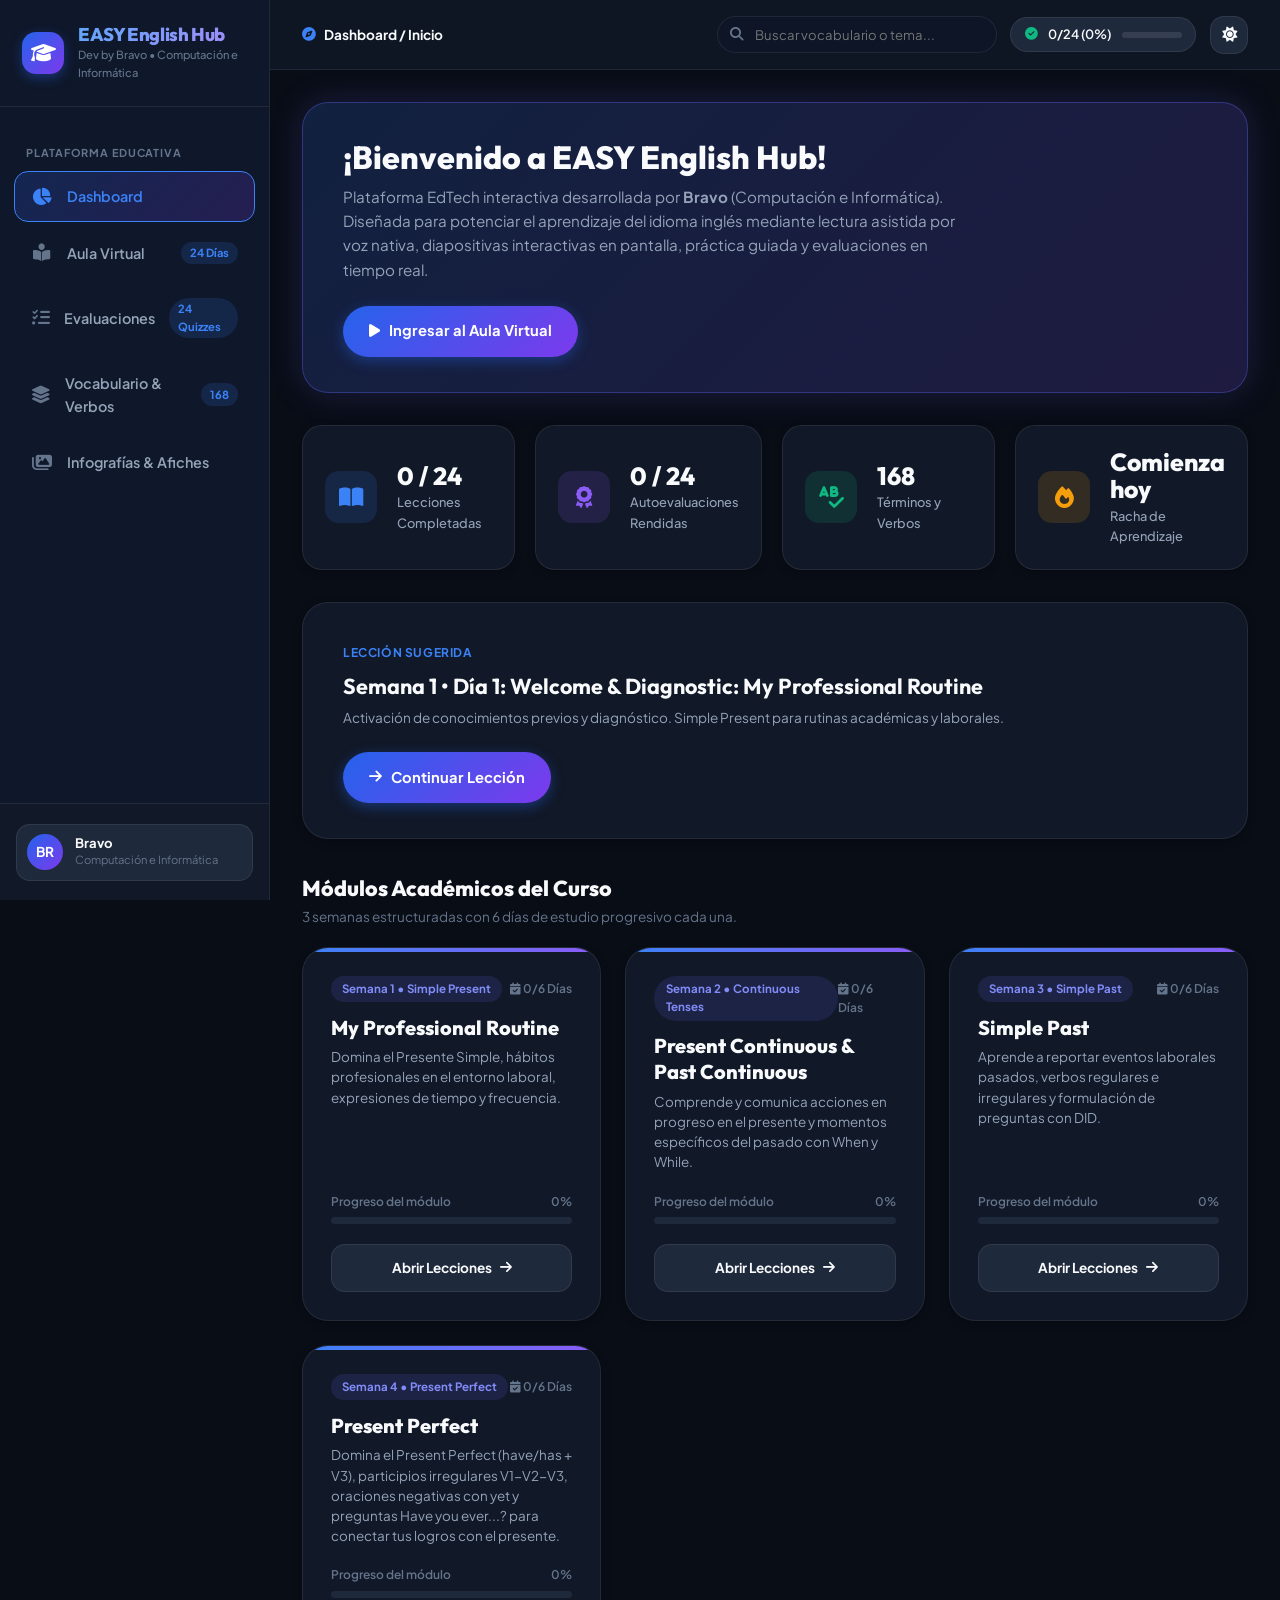
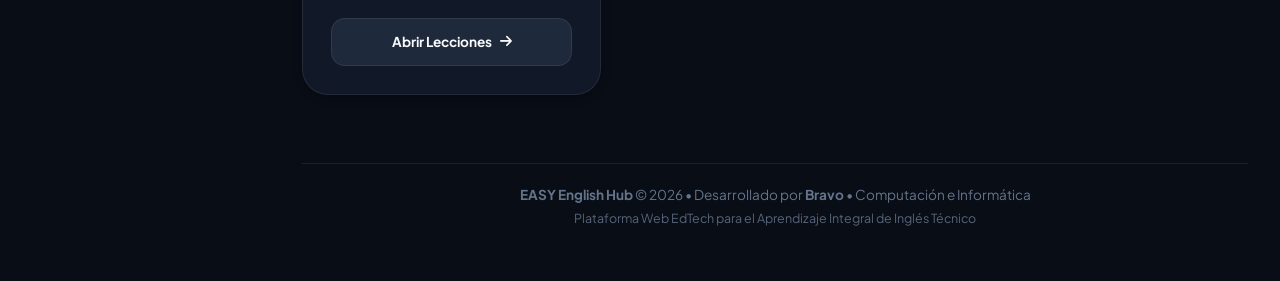
<file: index.html>
<!DOCTYPE html>
<html lang="es" data-theme="dark">

<head>
  <meta charset="UTF-8">
  <meta name="viewport" content="width=device-width, initial-scale=1.0">
  <title>Dashboard | EASY English Hub</title>
  <meta name="description"
    content="Plataforma web educativa de Inglés Básico desarrollada por Bravo (Computación e Informática). Aula virtual interactiva con voz nativa en inglés, diapositivas en pantalla, ejercicios, evaluaciones e infografías.">
  <meta name="keywords"
    content="Ingles Basico, Bravo, Computacion e Informatica, EdTech, Aula Virtual, Simple Present, Present Continuous, Simple Past, English LMS">
  <meta name="author" content="Bravo • Computación e Informática">

  <!-- Favicon SVG -->
  <link rel="icon" type="image/svg+xml"
    href="data:image/svg+xml,<svg xmlns='http://www.w3.org/2000/svg' viewBox='0 0 100 100'><rect width='100' height='100' rx='25' fill='%232563eb'/><text x='50' y='65' font-size='50' font-family='sans-serif' font-weight='bold' text-anchor='middle' fill='white'>E</text></svg>">

  <!-- Font Awesome CDN -->
  <link rel="stylesheet" href="https://cdnjs.cloudflare.com/ajax/libs/font-awesome/6.5.1/css/all.min.css"
    integrity="sha512-DTOQO9RWCH3ppGqcWaEA1BIZOC6xxalwEsw9c2QQeAIftl+Vegovlnee1c9QX4TctnWMn13TZye+giMm8e2LwA=="
    crossorigin="anonymous" referrerpolicy="no-referrer" />

  <!-- App Stylesheet -->
  <link rel="stylesheet" href="css/styles.css">
</head>

<body>

  <!-- Contenido de la vista Dashboard (el layout común lo envuelve js/layout.js) -->
  <template id="pageTemplate">
    <section class="view-section active" id="view_dashboard">
      <div class="dashboard-container">

        <!-- Welcome Hero Banner -->
        <div class="dash-welcome-card" id="dashWelcomeCard">
          <div class="dash-welcome-content">
            <h2>¡Bienvenido a EASY English Hub!</h2>
            <p>Plataforma EdTech interactiva desarrollada por <strong>Bravo</strong> (Computación e Informática). Diseñada para potenciar el aprendizaje del idioma inglés mediante lectura asistida por voz nativa, diapositivas interactivas en pantalla, práctica guiada y evaluaciones en tiempo real.</p>
          </div>
          <div>
            <a class="btn-primary-action" href="aula.html">
              <i class="fa-solid fa-play"></i> <span>Ingresar al Aula Virtual</span>
            </a>
          </div>
        </div>

        <!-- 4 Key Performance Metrics -->
        <div class="dash-stats-grid">
          <div class="stat-widget-card">
            <div class="stat-icon-wrapper stat-icon-blue">
              <i class="fa-solid fa-book-open"></i>
            </div>
            <div class="stat-info-details">
              <h3 id="dashCompletedText">0 / 24</h3>
              <p>Lecciones Completadas</p>
            </div>
          </div>

          <div class="stat-widget-card">
            <div class="stat-icon-wrapper stat-icon-purple">
              <i class="fa-solid fa-award"></i>
            </div>
            <div class="stat-info-details">
              <h3 id="dashQuizzesText">0 / 24</h3>
              <p>Autoevaluaciones Rendidas</p>
            </div>
          </div>

          <div class="stat-widget-card">
            <div class="stat-icon-wrapper stat-icon-green">
              <i class="fa-solid fa-spell-check"></i>
            </div>
            <div class="stat-info-details">
              <h3 id="dashVocabText">168</h3>
              <p>Términos y Verbos</p>
            </div>
          </div>

          <div class="stat-widget-card">
            <div class="stat-icon-wrapper stat-icon-amber">
              <i class="fa-solid fa-fire"></i>
            </div>
            <div class="stat-info-details">
              <h3 id="dashStreakText">Activo</h3>
              <p>Racha de Aprendizaje</p>
            </div>
          </div>
        </div>

        <!-- Primary Continue Card -->
        <div class="dash-welcome-card" id="dashContinueCard"
          style="background: var(--bg-surface); border-color: var(--border-color); box-shadow: var(--shadow-sm);">
          <div>
            <span
              style="font-size: 0.75rem; text-transform: uppercase; font-weight: 700; color: var(--primary-500); letter-spacing: 0.05em;">Lección
              Sugerida</span>
            <h3 id="dashContinueTitle"
              style="font-family: var(--font-heading); font-size: 1.35rem; margin-top: 0.3rem;">Semana 1 • Día 1:
              Welcome & Diagnostic</h3>
            <p id="dashContinueSub" style="font-size: 0.85rem; color: var(--text-secondary); margin-top: 0.2rem;">
              Activación de conocimientos previos y diagnóstico en Simple Present.</p>
          </div>
          <a class="btn-primary-action" id="dashContinueBtn" href="aula.html">
            <i class="fa-solid fa-arrow-right"></i> <span>Continuar Lección</span>
          </a>
        </div>

        <!-- Modules (Semanas) Overview -->
        <div>
          <div class="section-headline">
            <div>
              <h3>Módulos Académicos del Curso</h3>
              <p>3 semanas estructuradas con 6 días de estudio progresivo cada una.</p>
            </div>
          </div>

          <div class="dash-modules-grid" id="dashModulesGrid">
            <!-- Populated dynamically by js/paginas/dashboard.js -->
          </div>
        </div>

        <!-- Personal Brand Footer Badge -->
        <footer class="dash-footer-signature"
          style="margin-top: 36px; padding: 20px 0; border-top: 1px solid var(--border-color); text-align: center; color: var(--text-muted); font-size: 0.85rem;">
          <p style="margin-bottom: 4px;"><strong>EASY English Hub</strong> &copy; 2026 • Desarrollado por
            <strong>Bravo</strong> • Computación e Informática</p>
          <p style="font-size: 0.78rem; opacity: 0.85;">Plataforma Web EdTech para el Aprendizaje Integral de Inglés
            Técnico</p>
        </footer>

      </div>
    </section>
  </template>

  <div id="appRoot"></div>

  <script type="module" src="js/paginas/dashboard.js"></script>
</body>

</html>
</file>
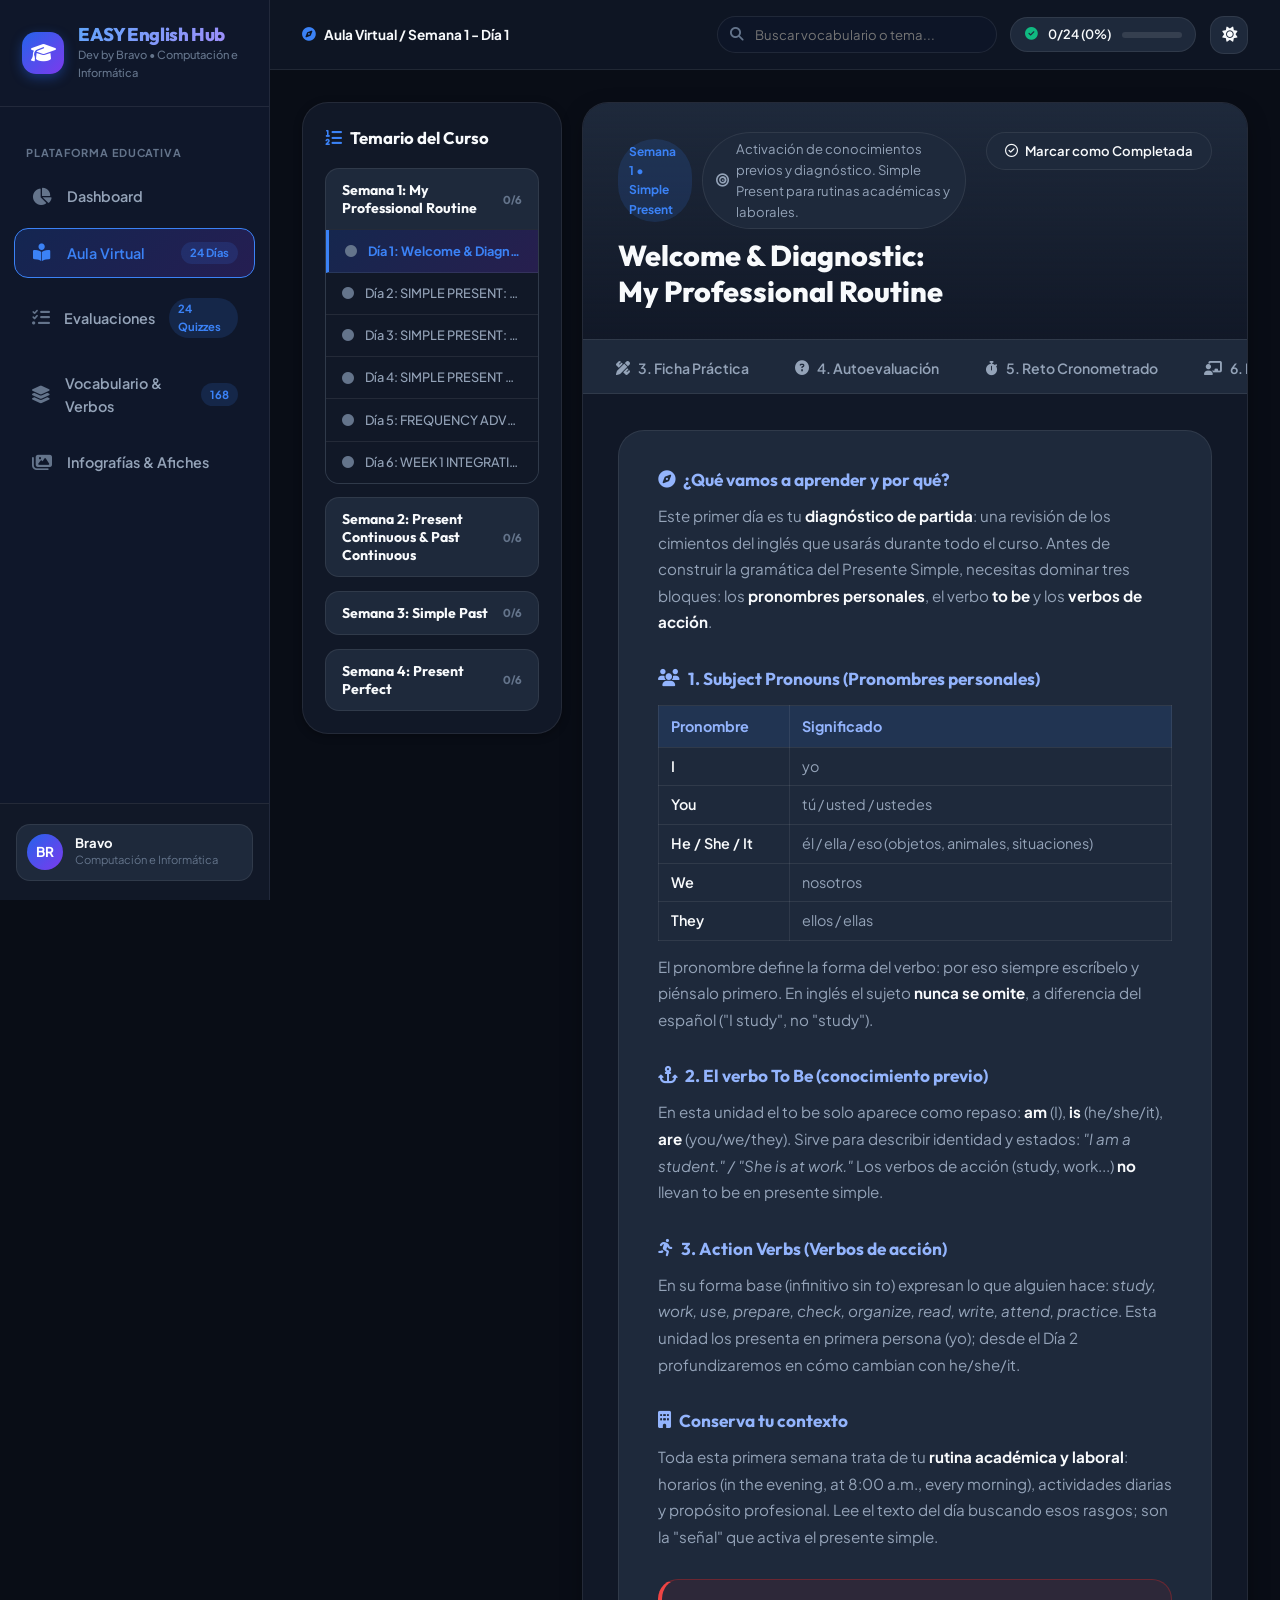
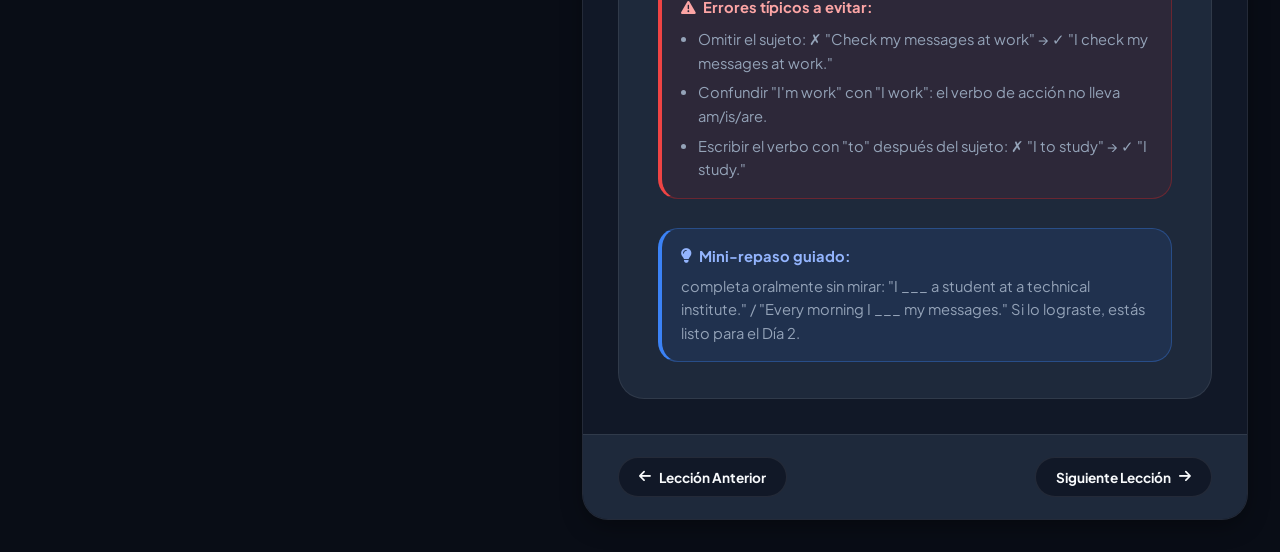
<file: aula.html>
<!DOCTYPE html>
<html lang="es" data-theme="dark">

<head>
  <meta charset="UTF-8">
  <meta name="viewport" content="width=device-width, initial-scale=1.0">
  <title>Aula Virtual | EASY English Hub</title>
  <meta name="description"
    content="Aula virtual interactiva de Inglés Básico: lectura asistida por voz nativa, ficha de práctica, autoevaluaciones, diapositivas, recursos e infografías por día.">
  <meta name="author" content="Bravo • Computación e Informática">

  <!-- Favicon SVG -->
  <link rel="icon" type="image/svg+xml"
    href="data:image/svg+xml,<svg xmlns='http://www.w3.org/2000/svg' viewBox='0 0 100 100'><rect width='100' height='100' rx='25' fill='%232563eb'/><text x='50' y='65' font-size='50' font-family='sans-serif' font-weight='bold' text-anchor='middle' fill='white'>E</text></svg>">

  <!-- Font Awesome CDN -->
  <link rel="stylesheet" href="https://cdnjs.cloudflare.com/ajax/libs/font-awesome/6.5.1/css/all.min.css"
    integrity="sha512-DTOQO9RWCH3ppGqcWaEA1BIZOC6xxalwEsw9c2QQeAIftl+Vegovlnee1c9QX4TctnWMn13TZye+giMm8e2LwA=="
    crossorigin="anonymous" referrerpolicy="no-referrer" />

  <!-- App Stylesheet -->
  <link rel="stylesheet" href="css/styles.css">
</head>

<body>

  <!-- Contenido de la vista Aula Virtual (el layout común lo envuelve js/layout.js) -->
  <template id="pageTemplate">
    <section class="view-section active" id="view_classroom">
      <div class="classroom-layout">

        <!-- Left Syllabus Navigator (Tree inside Classroom) -->
        <aside class="syllabus-card" id="syllabusCard">
          <h3 class="syllabus-title">
            <i class="fa-solid fa-list-ol" style="color: var(--primary-500);"></i> Temario del Curso
          </h3>
          <div class="syllabus-accordion" id="syllabusAccordion">
            <!-- Populated dynamically by js/paginas/aula.js -->
          </div>
        </aside>

        <!-- Right Main Stage Classroom Workspace -->
        <div class="classroom-stage-card" id="classroomStageCard">

          <!-- Stage Header -->
          <div class="stage-header">
            <div class="stage-header-info">
              <div class="stage-badges-row">
                <span class="stage-week-badge" id="stageWeekBadge">Semana 1</span>
                <span class="stage-focus-tag" id="stageFocusTag">
                  <i class="fa-solid fa-bullseye"></i> Enfoque del día
                </span>
              </div>
              <h2 class="stage-lesson-title" id="stageLessonTitle">Cargando Lección...</h2>
            </div>

            <div class="stage-header-actions">
              <button type="button" class="btn-complete-lesson" id="stageCompleteBtn">
                <i class="fa-regular fa-circle-check"></i> Marcar como Completada
              </button>
            </div>
          </div>

          <!-- Classroom Tabs Bar -->
          <nav class="classroom-tabs-bar" id="classroomTabsBar" aria-label="Contenidos de la clase">
            <button type="button" class="stage-tab-btn" data-tab="theory">
              <i class="fa-solid fa-graduation-cap"></i> 1. Teoría
            </button>
            <button type="button" class="stage-tab-btn" data-tab="reading">
              <i class="fa-solid fa-book-open"></i> 2. Lectura Asistida
            </button>
            <button type="button" class="stage-tab-btn" data-tab="worksheet">
              <i class="fa-solid fa-pen-ruler"></i> 3. Ficha Práctica
            </button>
            <button type="button" class="stage-tab-btn" data-tab="quiz">
              <i class="fa-solid fa-circle-question"></i> 4. Autoevaluación
            </button>
            <button type="button" class="stage-tab-btn" data-tab="challenge">
              <i class="fa-solid fa-stopwatch"></i> 5. Reto Cronometrado
            </button>
            <button type="button" class="stage-tab-btn" data-tab="slides">
              <i class="fa-solid fa-chalkboard-user"></i> 6. Diapositivas PPT
            </button>
            <button type="button" class="stage-tab-btn" data-tab="resources">
              <i class="fa-solid fa-globe"></i> 7. Recursos & Práctica
            </button>
            <button type="button" class="stage-tab-btn" data-tab="poster">
              <i class="fa-solid fa-image"></i> 8. Infografía
            </button>
          </nav>

          <!-- Tab Panel 0: Teoría -->
          <div class="stage-panel" id="stagePanel_theory">
            <div class="theory-container" id="theoryContainer">
              <!-- Populated dynamically by js/paginas/aula.js -->
            </div>
          </div>

          <!-- Tab Panel 1: Lectura Asistida con Voz -->
          <div class="stage-panel" id="stagePanel_reading">
            <!-- Audio Bar -->
            <div class="audio-player-bar" id="audioPlayerBar">
              <div class="audio-controls-left">
                <button type="button" class="btn-audio-play" id="audioPlayBtn">
                  <i class="fa-solid fa-play"></i> Escuchar Lectura
                </button>
                <button type="button" class="btn-audio-stop" id="audioStopBtn" title="Detener audio">
                  <i class="fa-solid fa-stop"></i> Detener
                </button>
                <label for="audioSpeedSelect" style="display:none;">Velocidad</label>
                <select id="audioSpeedSelect" class="audio-speed-select" title="Velocidad de reproducción">
                  <option value="0.8">0.8x (Lento)</option>
                  <option value="1.0" selected>1.0x (Normal)</option>
                  <option value="1.2">1.2x (Rápido)</option>
                </select>
              </div>
              <div class="audio-status-label" id="audioStatusLabel">
                <i class="fa-solid fa-circle-pause" style="color: var(--text-muted)"></i> Audio listo
              </div>
            </div>

            <!-- Dual Layout: Reading Text + Grammar & Vocabulary -->
            <div class="reading-stage-grid">
              <div class="reading-main-column">
                <div class="reading-text-card" id="readingTextCard">
                  <!-- Populated dynamically -->
                </div>

                <div class="grammar-card" id="grammarCard">
                  <div class="grammar-card-header">
                    <i class="fa-solid fa-code"></i> Grammar Focus (Estructura Gramatical)
                  </div>
                  <div class="grammar-card-body" id="grammarCardBody">
                    <!-- Populated dynamically -->
                  </div>
                </div>
              </div>

              <aside class="stage-side-column">
                <div class="vocab-widget-card" id="vocabWidgetCard">
                  <h4 id="vocabWidgetTitle"><i class="fa-solid fa-lightbulb"></i> Vocabulario Clave</h4>
                  <div class="vocab-chips-wrap" id="vocabChipsWrap">
                    <!-- Populated dynamically -->
                  </div>
                </div>

                <div class="after-reading-card" id="afterReadingCard">
                  <h4><i class="fa-solid fa-list-check"></i> Actividades Post-Lectura</h4>
                  <ul class="after-reading-list" id="afterReadingList">
                    <!-- Populated dynamically -->
                  </ul>
                </div>
              </aside>
            </div>
          </div>

          <!-- Tab Panel 2: Ficha Práctica Interactiva -->
          <div class="stage-panel" id="stagePanel_worksheet">
            <div class="worksheet-container">
              <div id="worksheetSectionsWrap">
                <!-- Populated dynamically -->
              </div>
              <div style="display: flex; justify-content: flex-end; padding-top: 1rem;">
                <button type="button" class="btn-primary-action" id="saveWorksheetBtn">
                  <i class="fa-solid fa-floppy-disk"></i> <span>Guardar Mis Respuestas</span>
                </button>
              </div>
            </div>
          </div>

          <!-- Tab Panel 3: Autoevaluación (Quiz) -->
          <div class="stage-panel" id="stagePanel_quiz">
            <div class="quiz-wrapper">
              <div class="quiz-score-banner">
                <div class="quiz-score-text">
                  <h3>Autoevaluación Oficial del Día</h3>
                  <p>Responde las 5 preguntas y obtén retroalimentación inmediata con explicación.</p>
                </div>
                <div class="quiz-score-pill" id="quizScorePill">—</div>
              </div>

              <div id="quizQuestionsWrap" style="display: flex; flex-direction: column; gap: 1.5rem;">
                <!-- Populated dynamically -->
              </div>

              <div class="master-answer-card">
                <div class="master-answer-header" id="masterAnswerHeader">
                  <h4><i class="fa-solid fa-key"></i> Ver Solucionario y Hoja de Respuestas</h4>
                  <i class="fa-solid fa-chevron-down" id="masterAnswerIcon"></i>
                </div>
                <div class="master-answer-body" id="masterAnswerBody">
                  <!-- Populated dynamically -->
                </div>
              </div>
            </div>
          </div>

          <!-- Tab Panel 4.5: Reto Cronometrado -->
          <div class="stage-panel" id="stagePanel_challenge">
            <div class="theory-container" id="challengeContainer">
              <!-- Populated dynamically by js/paginas/aula.js -->
            </div>
          </div>

          <!-- Tab Panel 4: Diapositivas PPT Interactivas en Pantalla -->
          <div class="stage-panel" id="stagePanel_slides">
            <div class="slides-viewer-card">
              <div class="slides-toolbar">
                <div style="display: flex; align-items: center; gap: 0.8rem;">
                  <h4 style="font-family: var(--font-heading); font-size: 1.15rem; font-weight: 700;">
                    <i class="fa-solid fa-chalkboard-user"
                      style="color: var(--primary-500); margin-right: 0.35rem;"></i> Diapositivas Oficiales de la
                    Semana
                  </h4>
                  <span class="slide-counter-badge" id="slideCounterBadge">Diapositiva 1 de 8</span>
                </div>

                <div class="slide-controls">
                  <button type="button" class="btn-stage-nav" id="slidePrevBtn">
                    <i class="fa-solid fa-chevron-left"></i> Anterior
                  </button>
                  <button type="button" class="btn-stage-nav" id="slideNextBtn">
                    Siguiente <i class="fa-solid fa-chevron-right"></i>
                  </button>
                </div>
              </div>

              <div class="slide-stage-canvas" id="slideStageCanvas">
                <!-- Populated dynamically -->
              </div>
            </div>
          </div>

          <!-- Tab Panel 5: Recursos Digitales y Práctica Online -->
          <div class="stage-panel" id="stagePanel_resources">
            <div id="resourcesContainer">
              <!-- Populated dynamically -->
            </div>
          </div>

          <!-- Tab Panel 6: Infografía del Día -->
          <div class="stage-panel" id="stagePanel_poster">
            <div class="poster-viewer-card">
              <div
                style="width: 100%; display: flex; justify-content: space-between; align-items: center; margin-bottom: 1rem;">
                <h4 style="font-family: var(--font-heading); font-size: 1.1rem;"><i class="fa-solid fa-image"></i>
                  Infografía Educativa de la Lección</h4>
                <button type="button" class="btn-stage-nav" id="posterFullBtn">
                  <i class="fa-solid fa-expand"></i> Pantalla Completa
                </button>
              </div>
              <div class="poster-media-container" id="posterMediaWrap">
                <!-- Populated dynamically -->
              </div>
            </div>
          </div>

          <!-- Stage Navigation Footer (Prev / Next Buttons) -->
          <div class="stage-nav-footer">
            <button type="button" class="btn-stage-nav" id="prevLessonBtn">
              <i class="fa-solid fa-arrow-left"></i> Lección Anterior
            </button>
            <button type="button" class="btn-stage-nav" id="nextLessonBtn">
              Siguiente Lección <i class="fa-solid fa-arrow-right"></i>
            </button>
          </div>

        </div>
      </div>
    </section>
  </template>

  <div id="appRoot"></div>

  <script type="module" src="js/paginas/aula.js"></script>
</body>

</html>
</file>
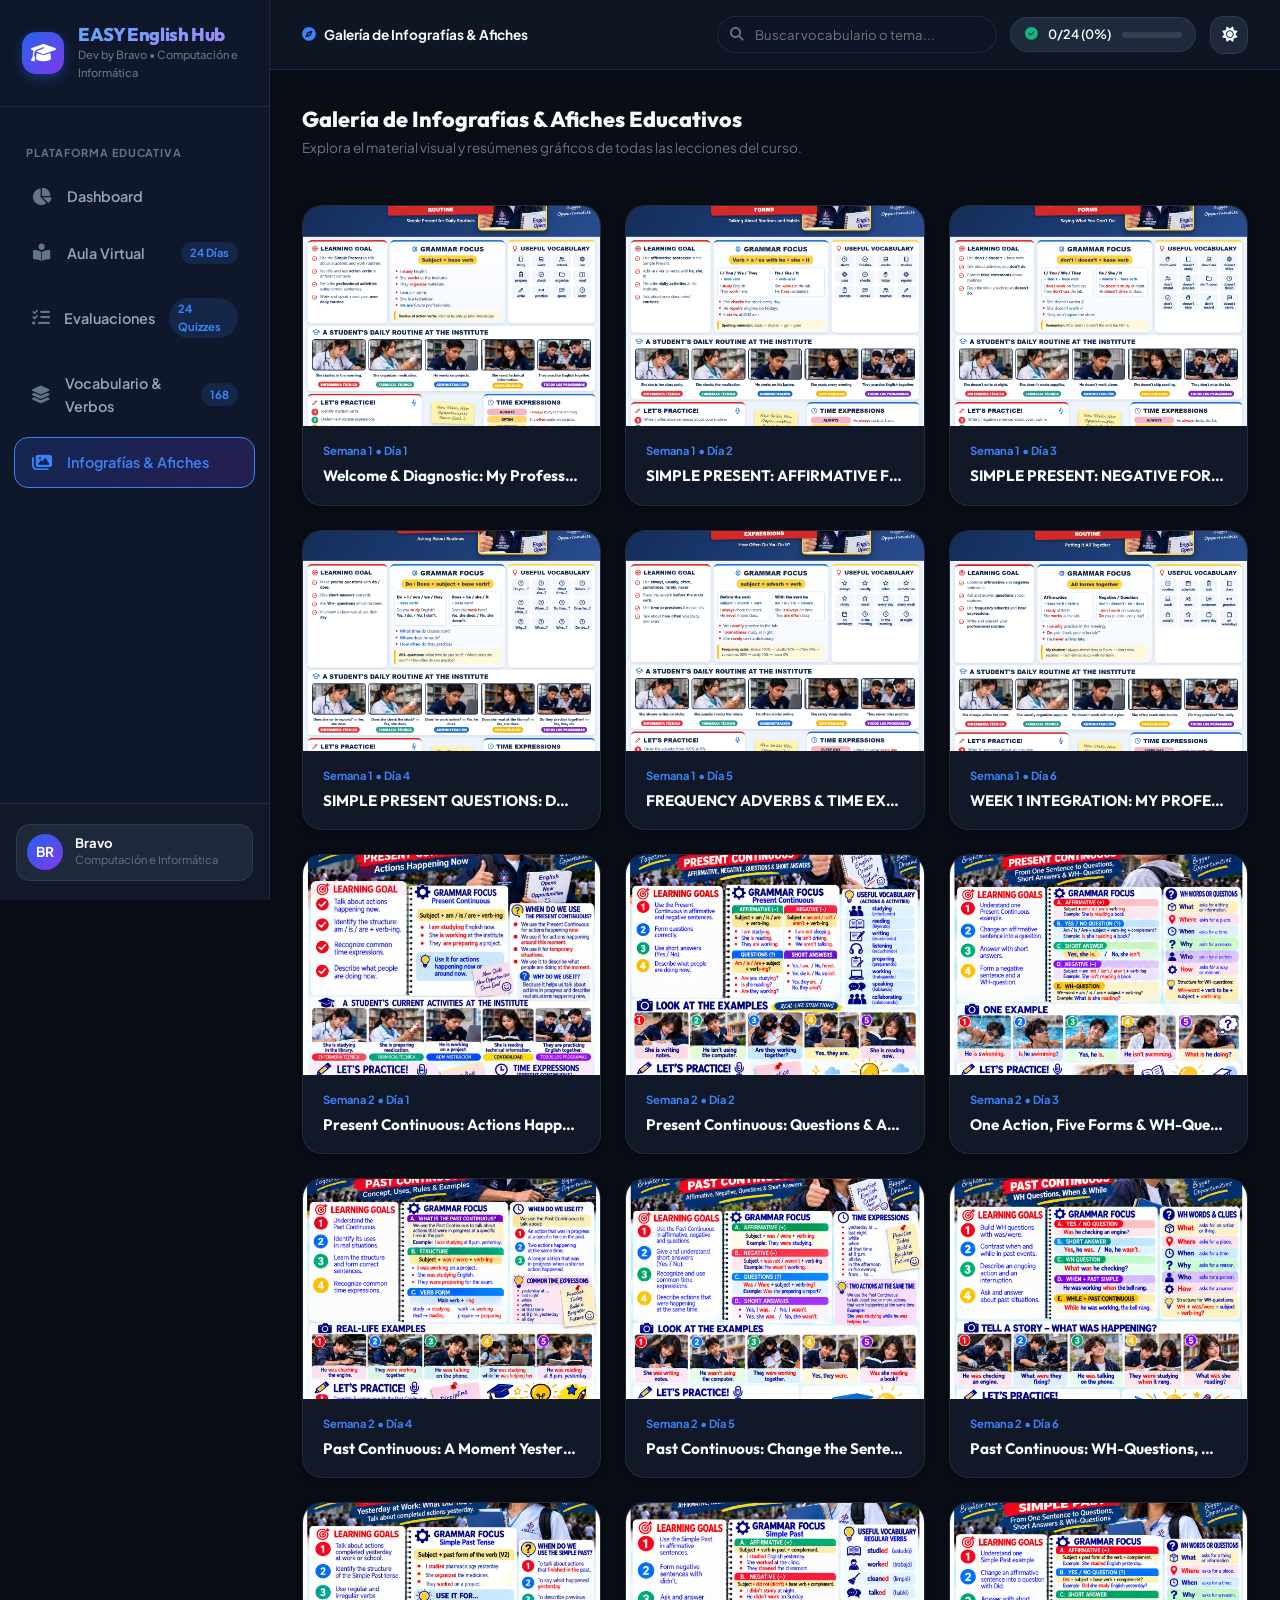
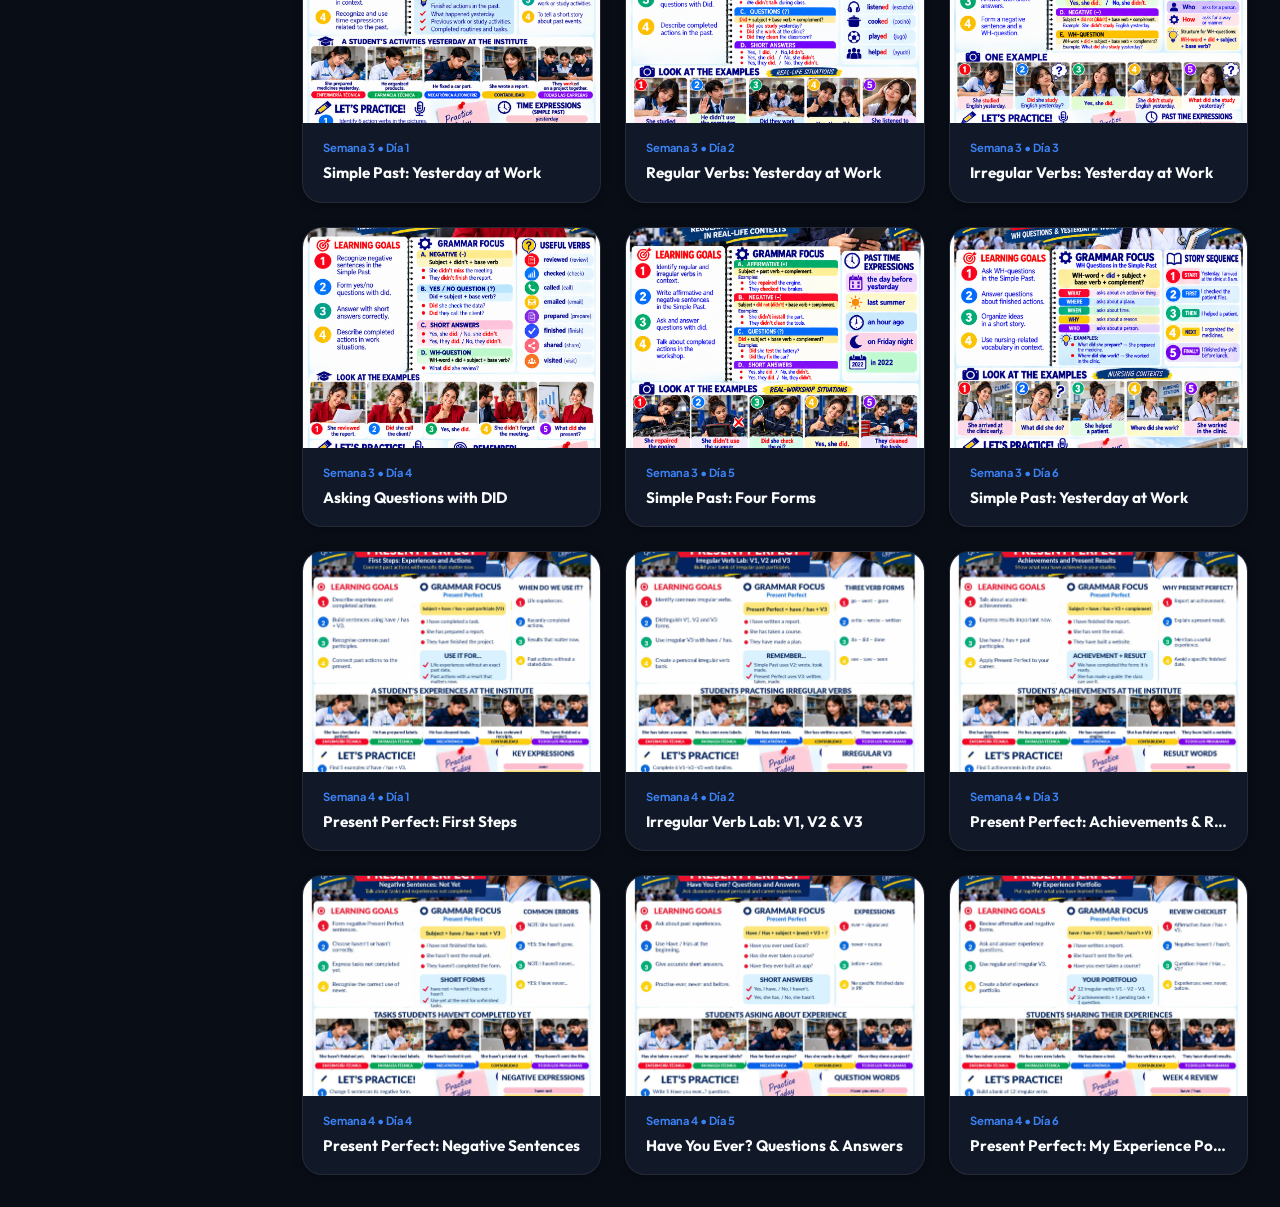
<file: galeria.html>
<!DOCTYPE html>
<html lang="es" data-theme="dark">

<head>
  <meta charset="UTF-8">
  <meta name="viewport" content="width=device-width, initial-scale=1.0">
  <title>Infografías & Afiches | EASY English Hub</title>
  <meta name="description"
    content="Galería de infografías y afiches educativos del curso de Inglés Básico: material visual de cada día y semana.">
  <meta name="author" content="Bravo • Computación e Informática">

  <link rel="icon" type="image/svg+xml"
    href="data:image/svg+xml,<svg xmlns='http://www.w3.org/2000/svg' viewBox='0 0 100 100'><rect width='100' height='100' rx='25' fill='%232563eb'/><text x='50' y='65' font-size='50' font-family='sans-serif' font-weight='bold' text-anchor='middle' fill='white'>E</text></svg>">

  <link rel="stylesheet" href="https://cdnjs.cloudflare.com/ajax/libs/font-awesome/6.5.1/css/all.min.css"
    integrity="sha512-DTOQO9RWCH3ppGqcWaEA1BIZOC6xxalwEsw9c2QQeAIftl+Vegovlnee1c9QX4TctnWMn13TZye+giMm8e2LwA=="
    crossorigin="anonymous" referrerpolicy="no-referrer" />

  <link rel="stylesheet" href="css/styles.css">
</head>

<body>

  <template id="pageTemplate">
    <section class="view-section active" id="view_gallery">
      <div class="gallery-hub-container">
        <div class="section-headline">
          <div>
            <h3>Galería de Infografías & Afiches Educativos</h3>
            <p>Explora el material visual y resúmenes gráficos de todas las lecciones del curso.</p>
          </div>
        </div>

        <div class="gallery-grid" id="galleryCardsGrid">
          <!-- Populated dynamically by js/paginas/galeria.js -->
        </div>
      </div>
    </section>
  </template>

  <div id="appRoot"></div>

  <script type="module" src="js/paginas/galeria.js"></script>
</body>

</html>
</file>
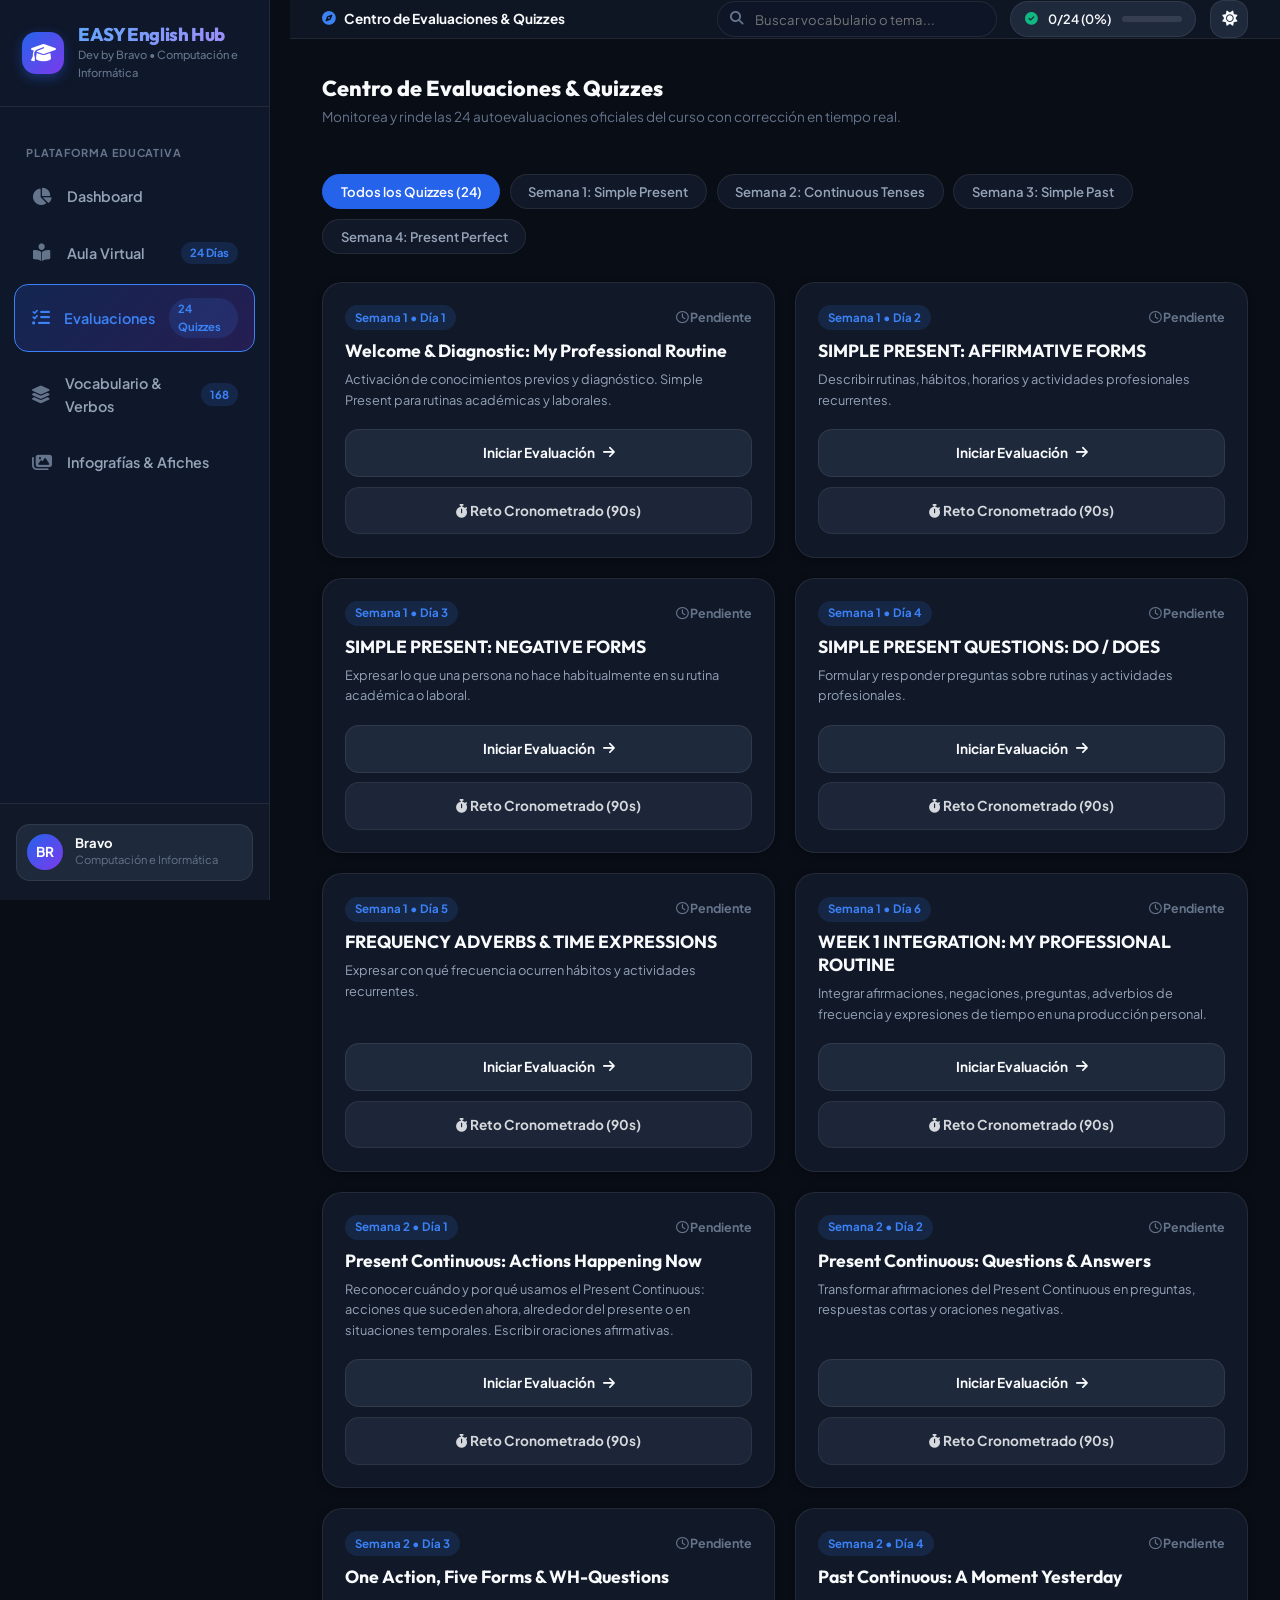
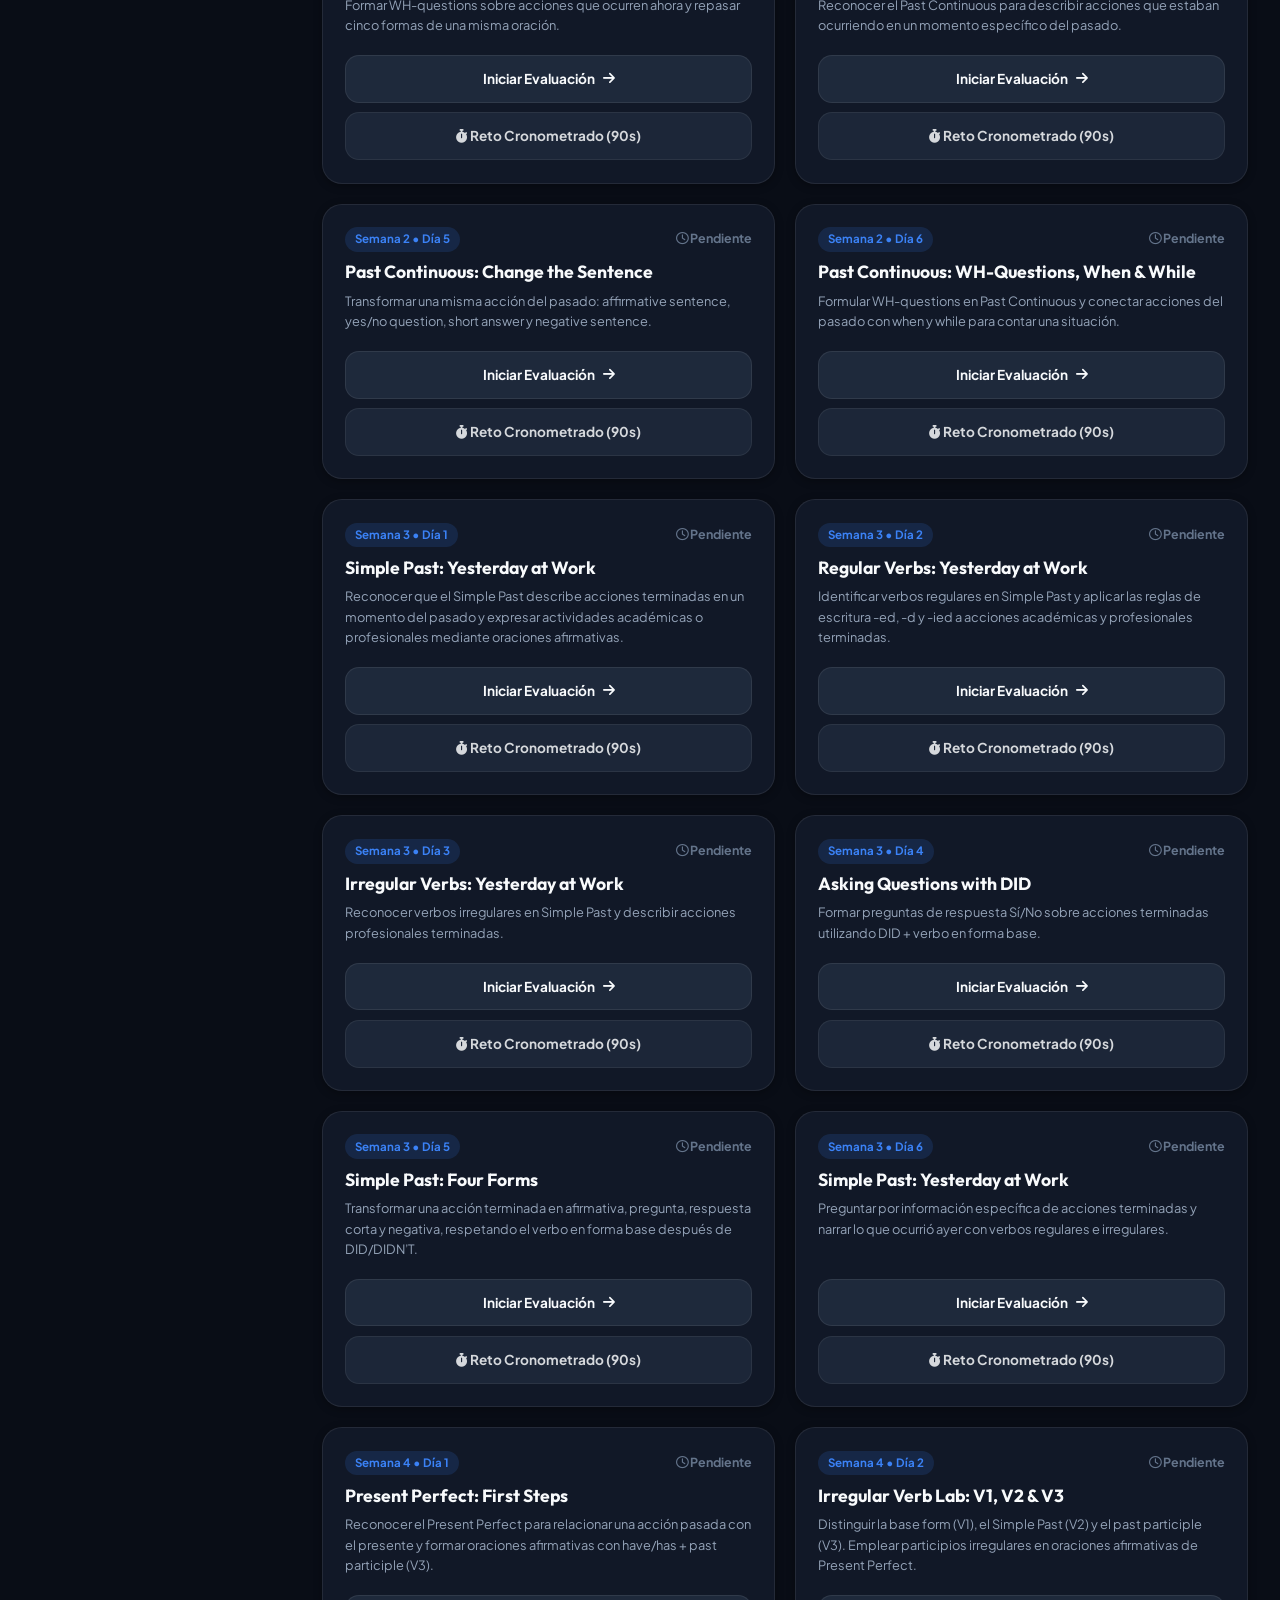
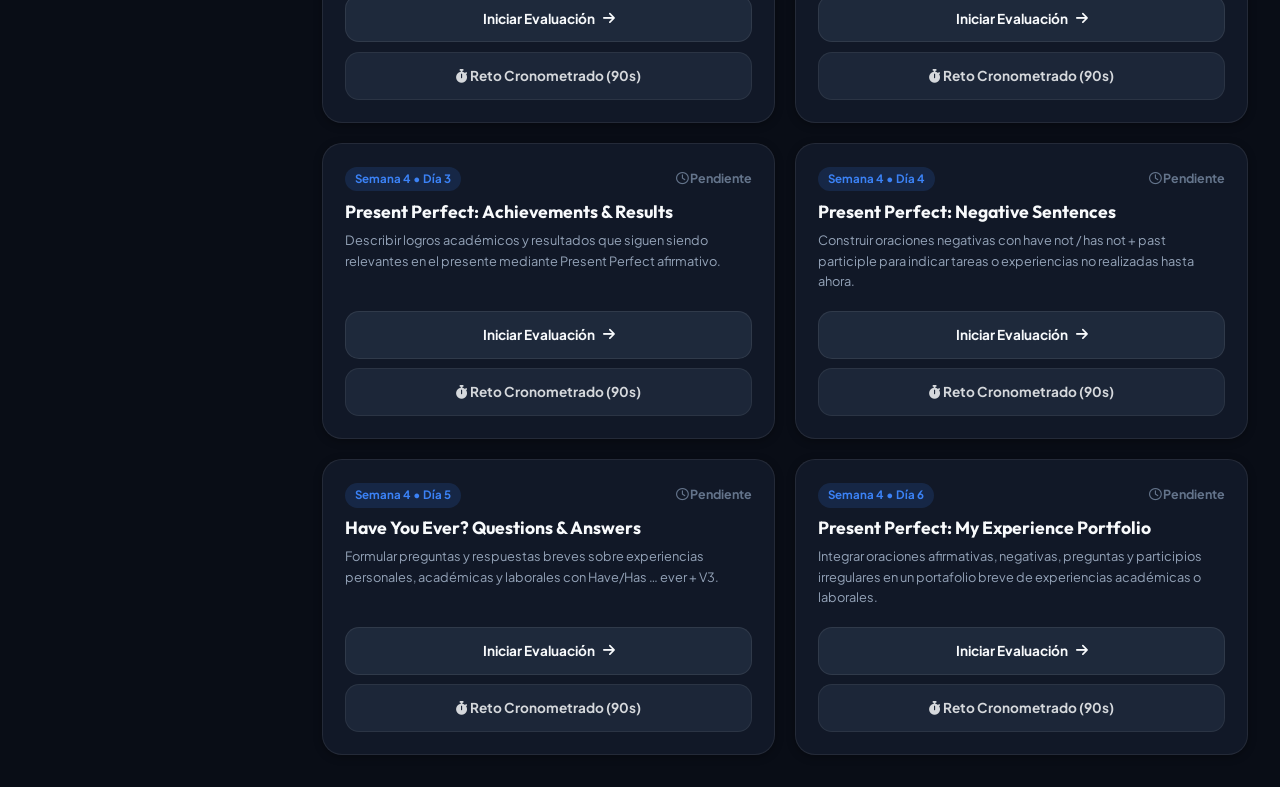
<file: quizzes.html>
ï»¿<!DOCTYPE html>
<html lang="es" data-theme="dark">

<head>
  <meta charset="UTF-8">
  <meta name="viewport" content="width=device-width, initial-scale=1.0">
  <title>Centro de Evaluaciones | EASY English Hub</title>
  <meta name="description"
    content="Centro de evaluaciones del curso de Inglés Básico: monitorea y rinde las 24 autoevaluaciones oficiales con corrección en tiempo real.">
  <meta name="author" content="Bravo • Computación e Informática">

  <link rel="icon" type="image/svg+xml"
    href="data:image/svg+xml,<svg xmlns='http://www.w3.org/2000/svg' viewBox='0 0 100 100'><rect width='100' height='100' rx='25' fill='%232563eb'/><text x='50' y='65' font-size='50' font-family='sans-serif' font-weight='bold' text-anchor='middle' fill='white'>E</text></svg>">

  <link rel="stylesheet" href="https://cdnjs.cloudflare.com/ajax/libs/font-awesome/6.5.1/css/all.min.css"
    integrity="sha512-DTOQO9RWCH3ppGqcWaEA1BIZOC6xxalwEsw9c2QQeAIftl+Vegovlnee1c9QX4TctnWMn13TZye+giMm8e2LwA=="
    crossorigin="anonymous" referrerpolicy="no-referrer" />

  <link rel="stylesheet" href="css/styles.css">
</head>

<body>

  <template id="pageTemplate">
    <section class="view-section active" id="view_quizzes">
      <div class="quizzes-hub-container">
        <div class="section-headline">
          <div>
            <h3>Centro de Evaluaciones & Quizzes</h3>
            <p>Monitorea y rinde las 24 autoevaluaciones oficiales del curso con corrección en tiempo real.</p>
          </div>
        </div>

        <!-- Filter Bar -->
        <div class="quizzes-filter-bar" id="quizzesFilterBar">
          <button type="button" class="btn-filter-pill active" data-filter="all">Todos los Quizzes (24)</button>
          <button type="button" class="btn-filter-pill" data-filter="1">Semana 1: Simple Present</button>
          <button type="button" class="btn-filter-pill" data-filter="2">Semana 2: Continuous Tenses</button>
          <button type="button" class="btn-filter-pill" data-filter="3">Semana 3: Simple Past</button>
          <button type="button" class="btn-filter-pill" data-filter="4">Semana 4: Present Perfect</button>
        </div>

        <div class="quizzes-cards-grid" id="quizzesCardsGrid">
          <!-- Populated dynamically by js/paginas/quizzes.js -->
        </div>
      </div>
    </section>
  </template>

  <div id="appRoot"></div>

  <script type="module" src="js/paginas/quizzes.js"></script>
</body>

</html>
</file>
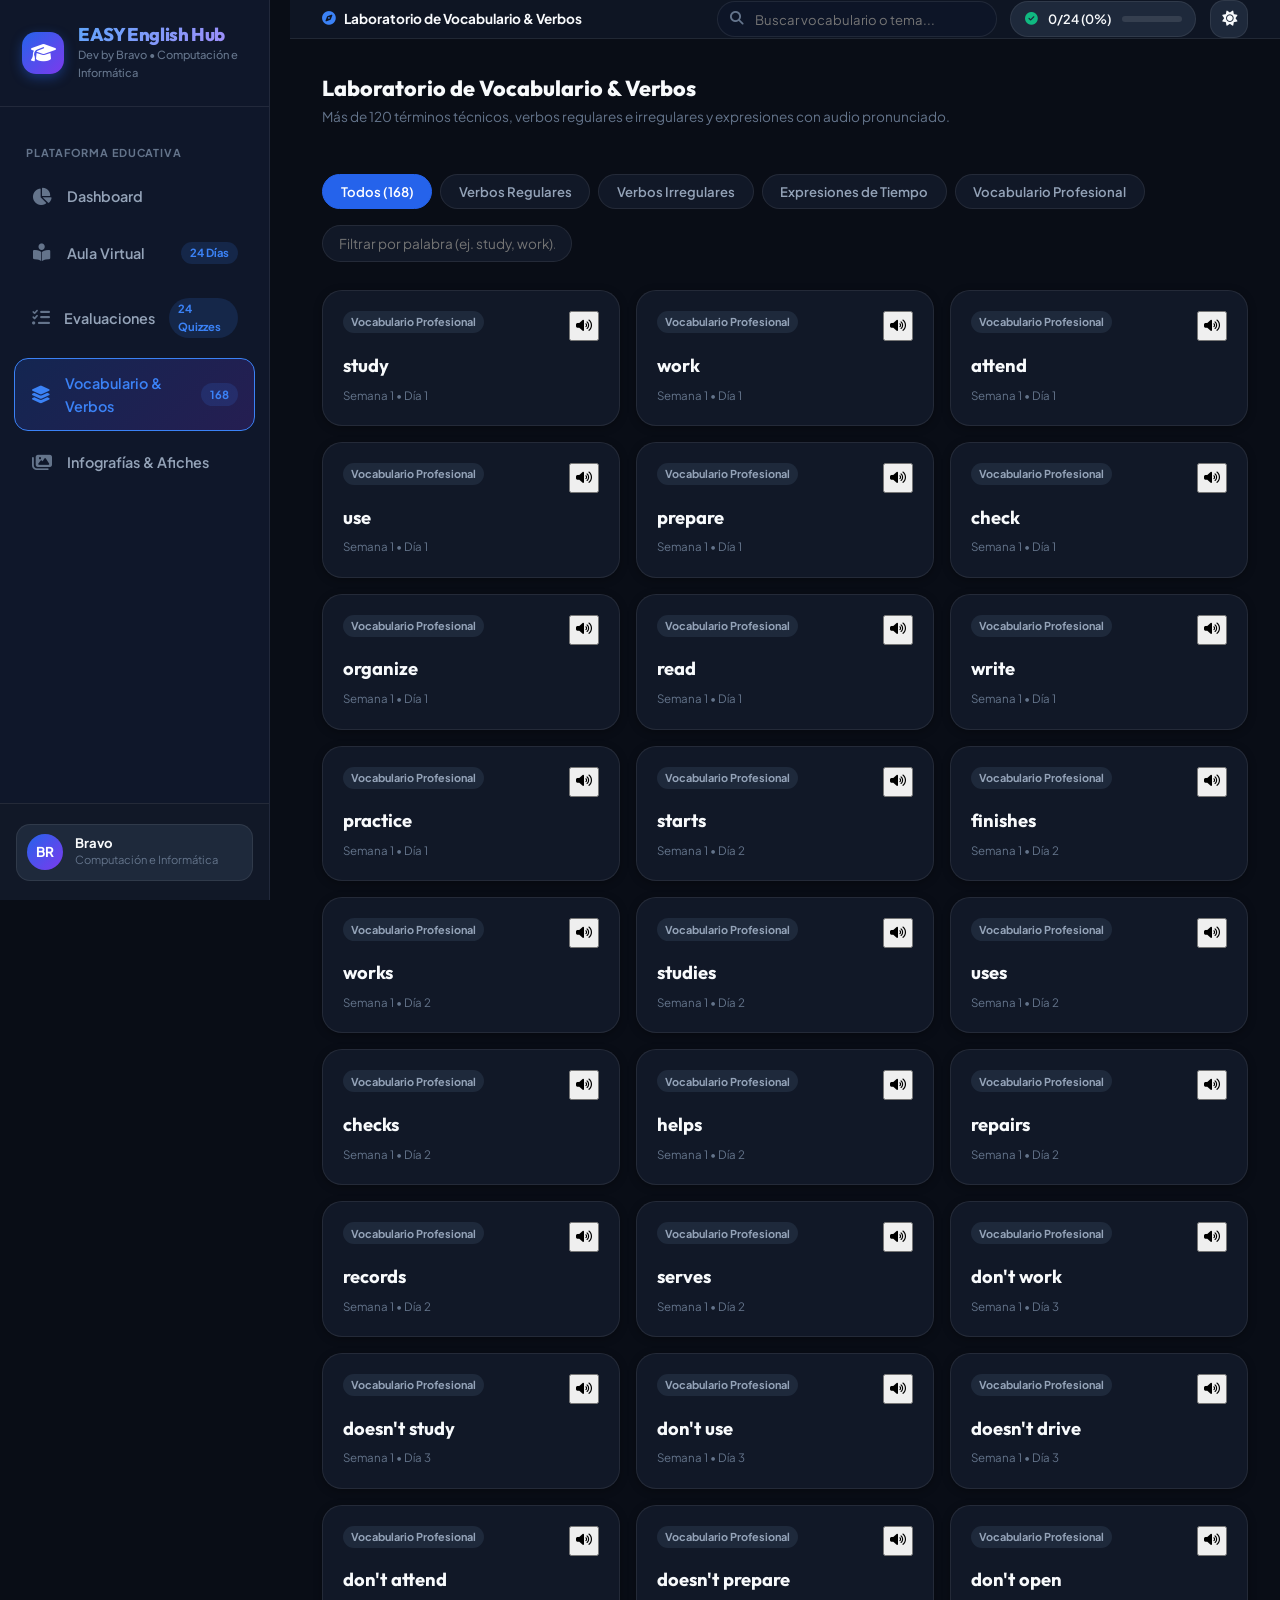
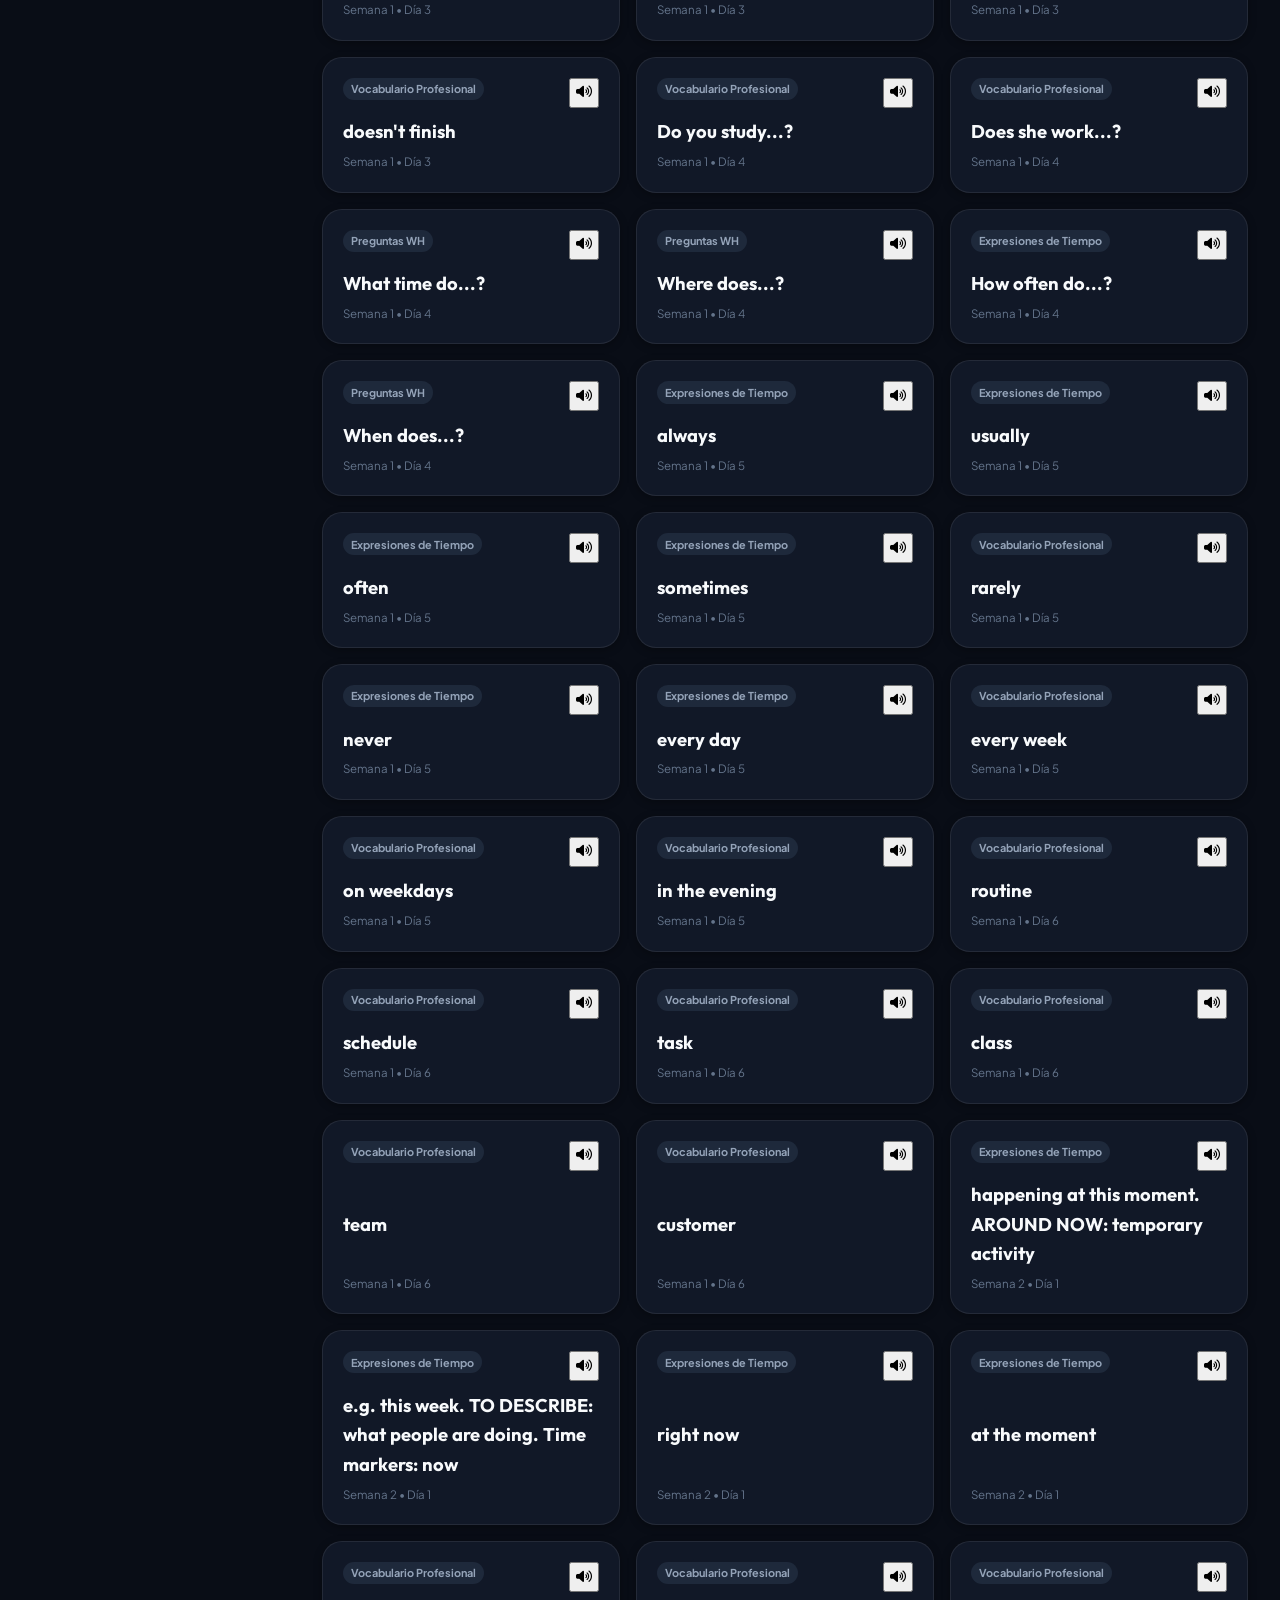
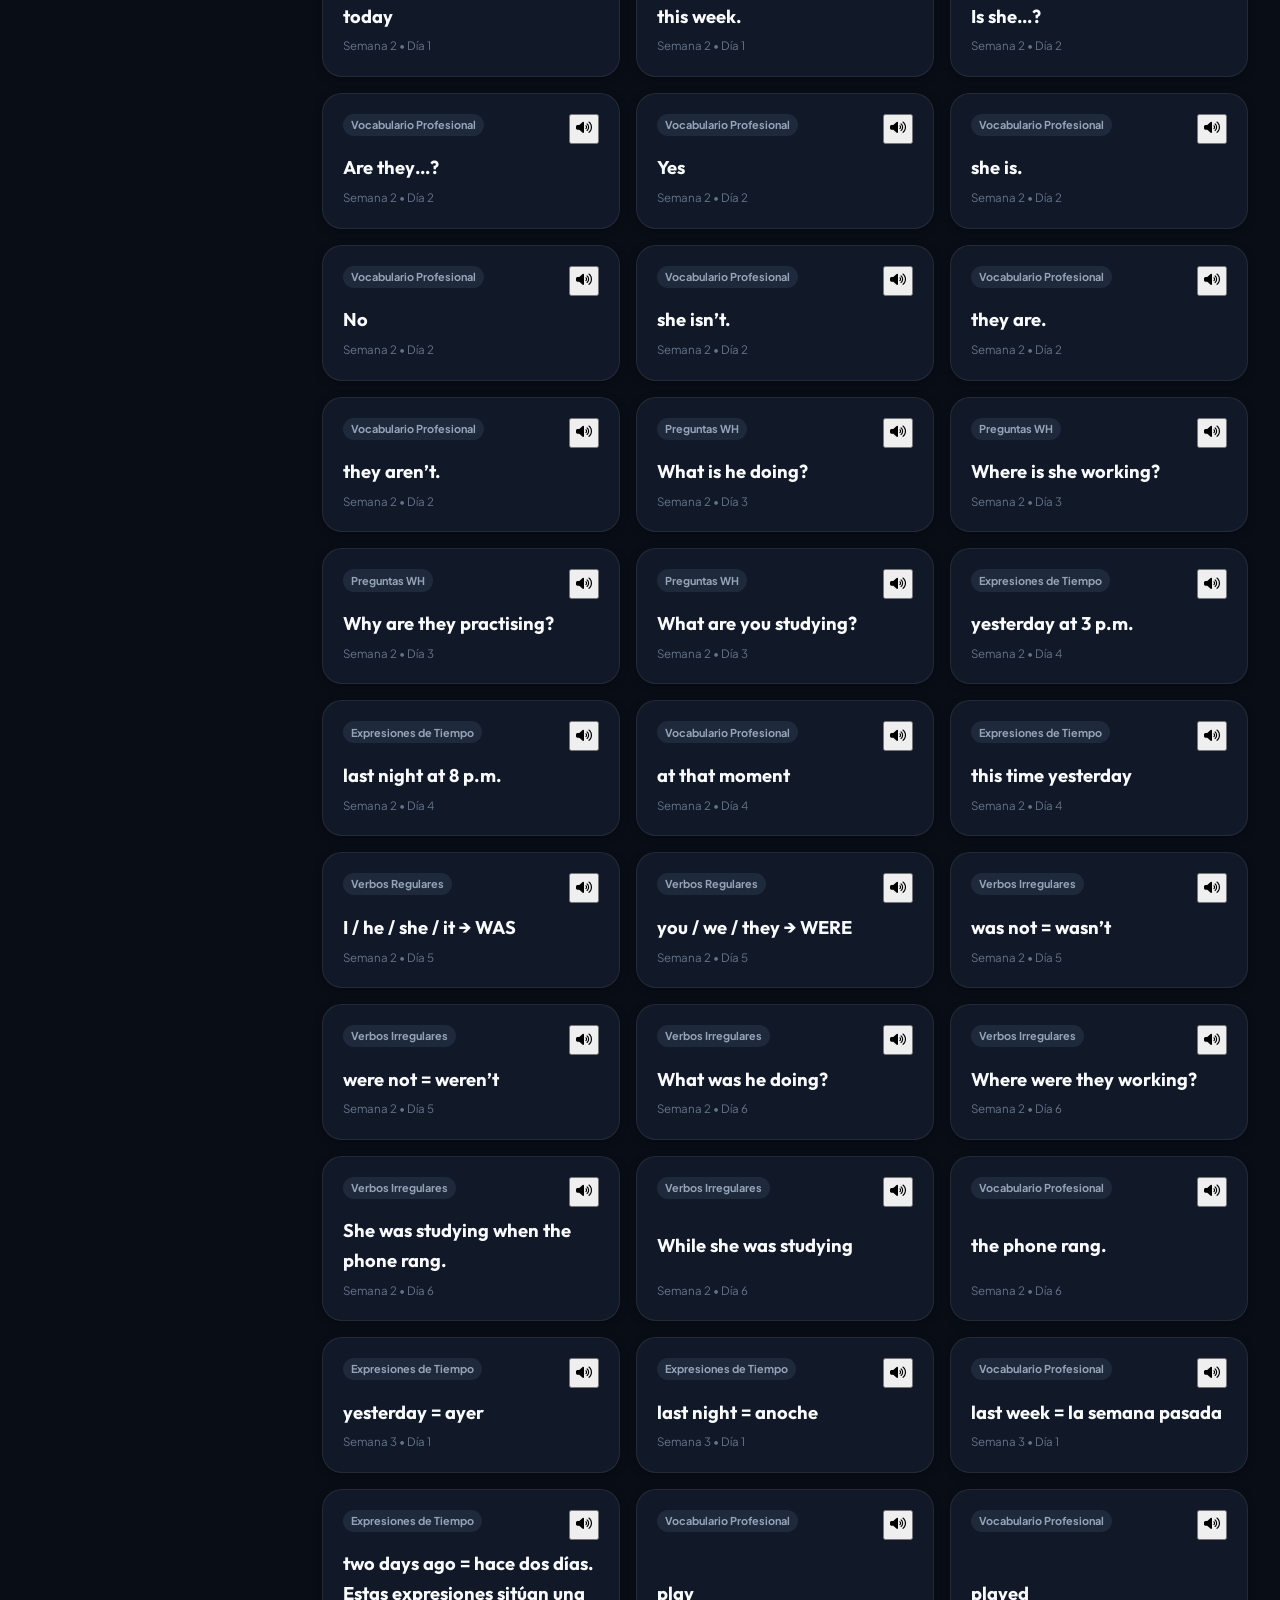
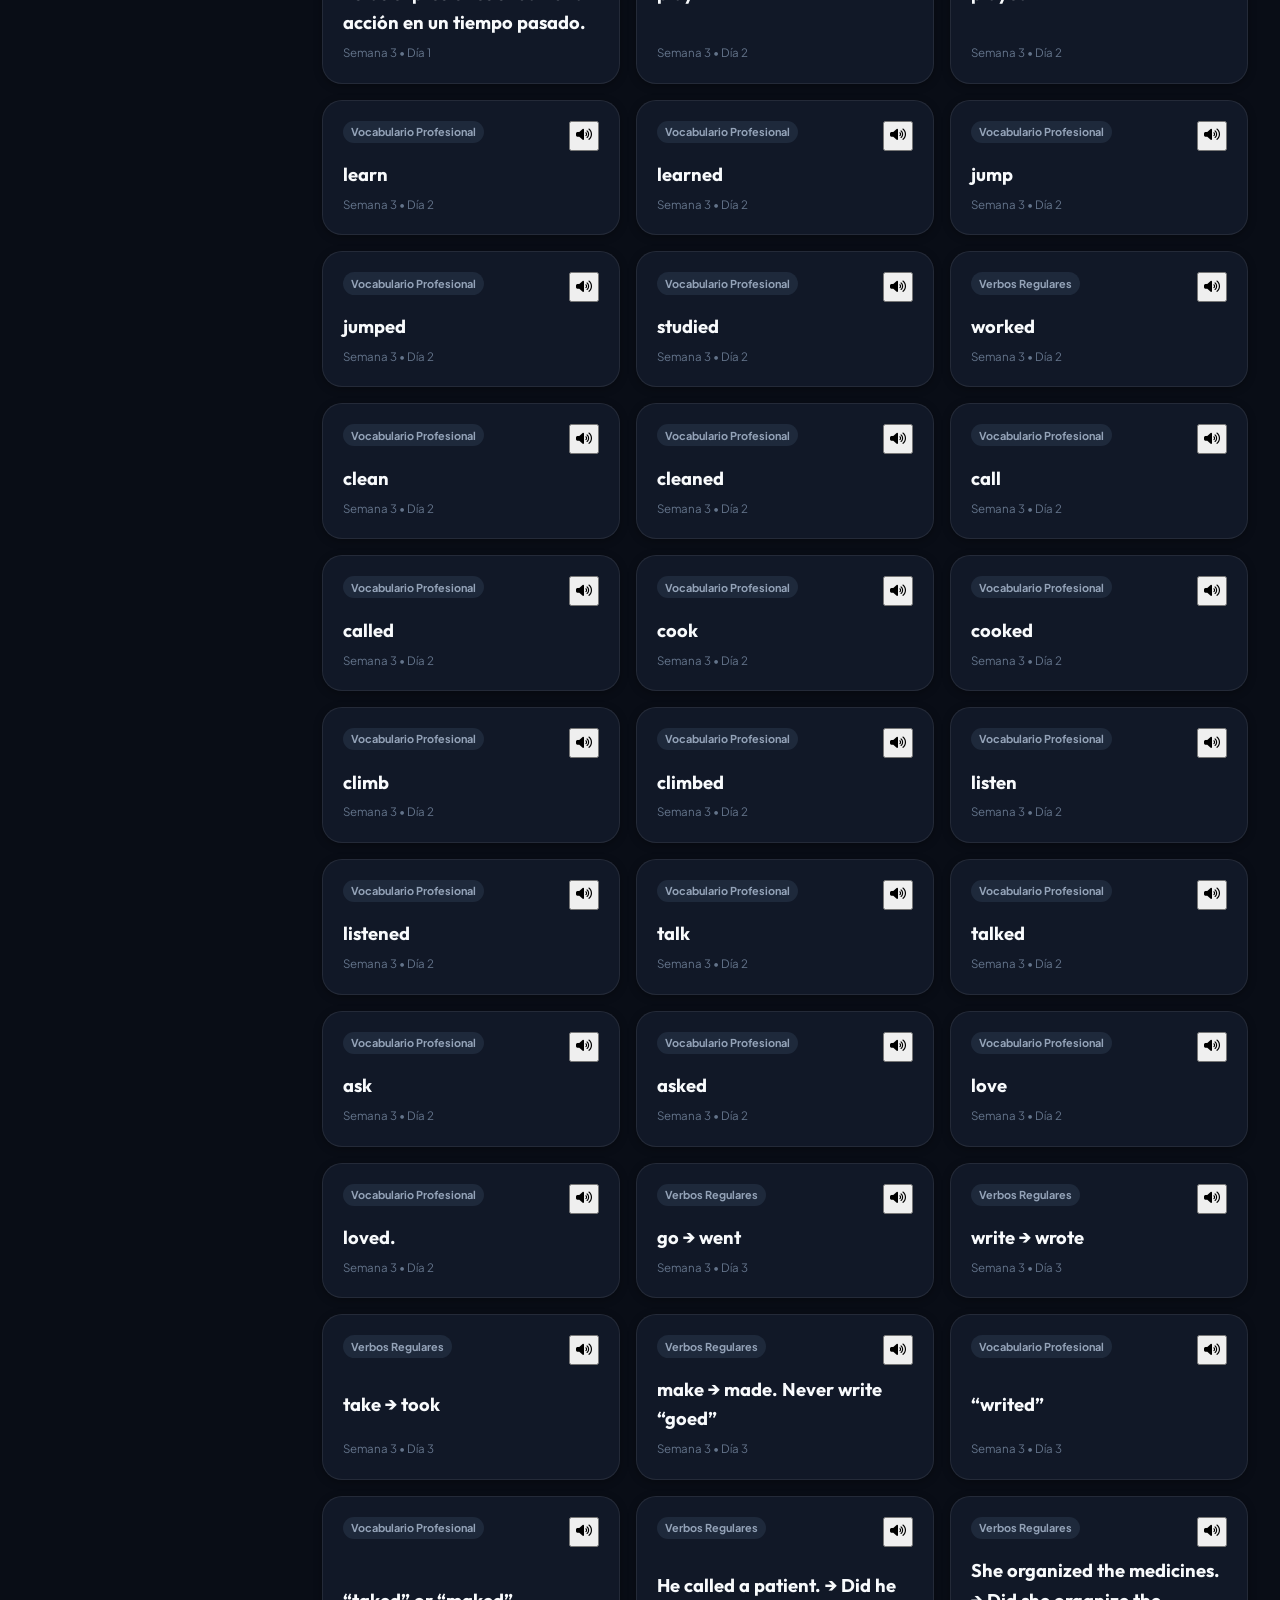
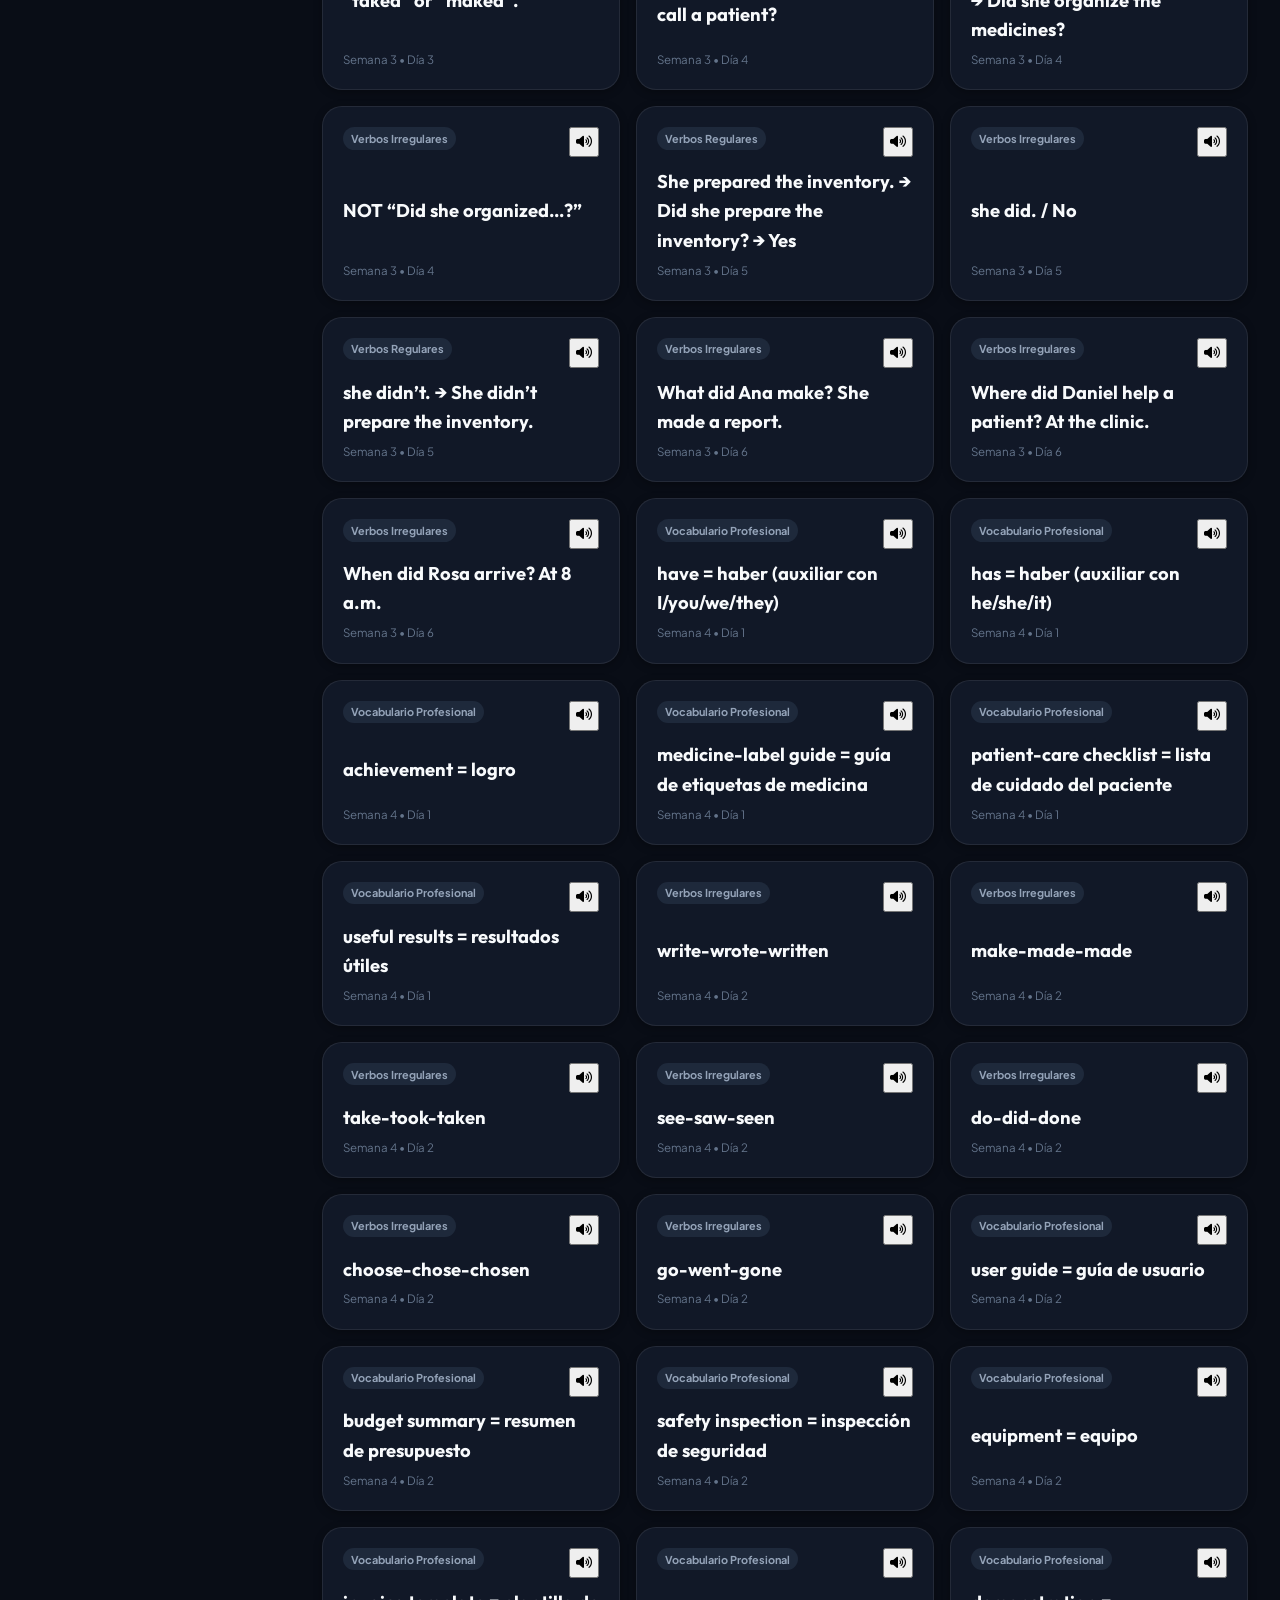
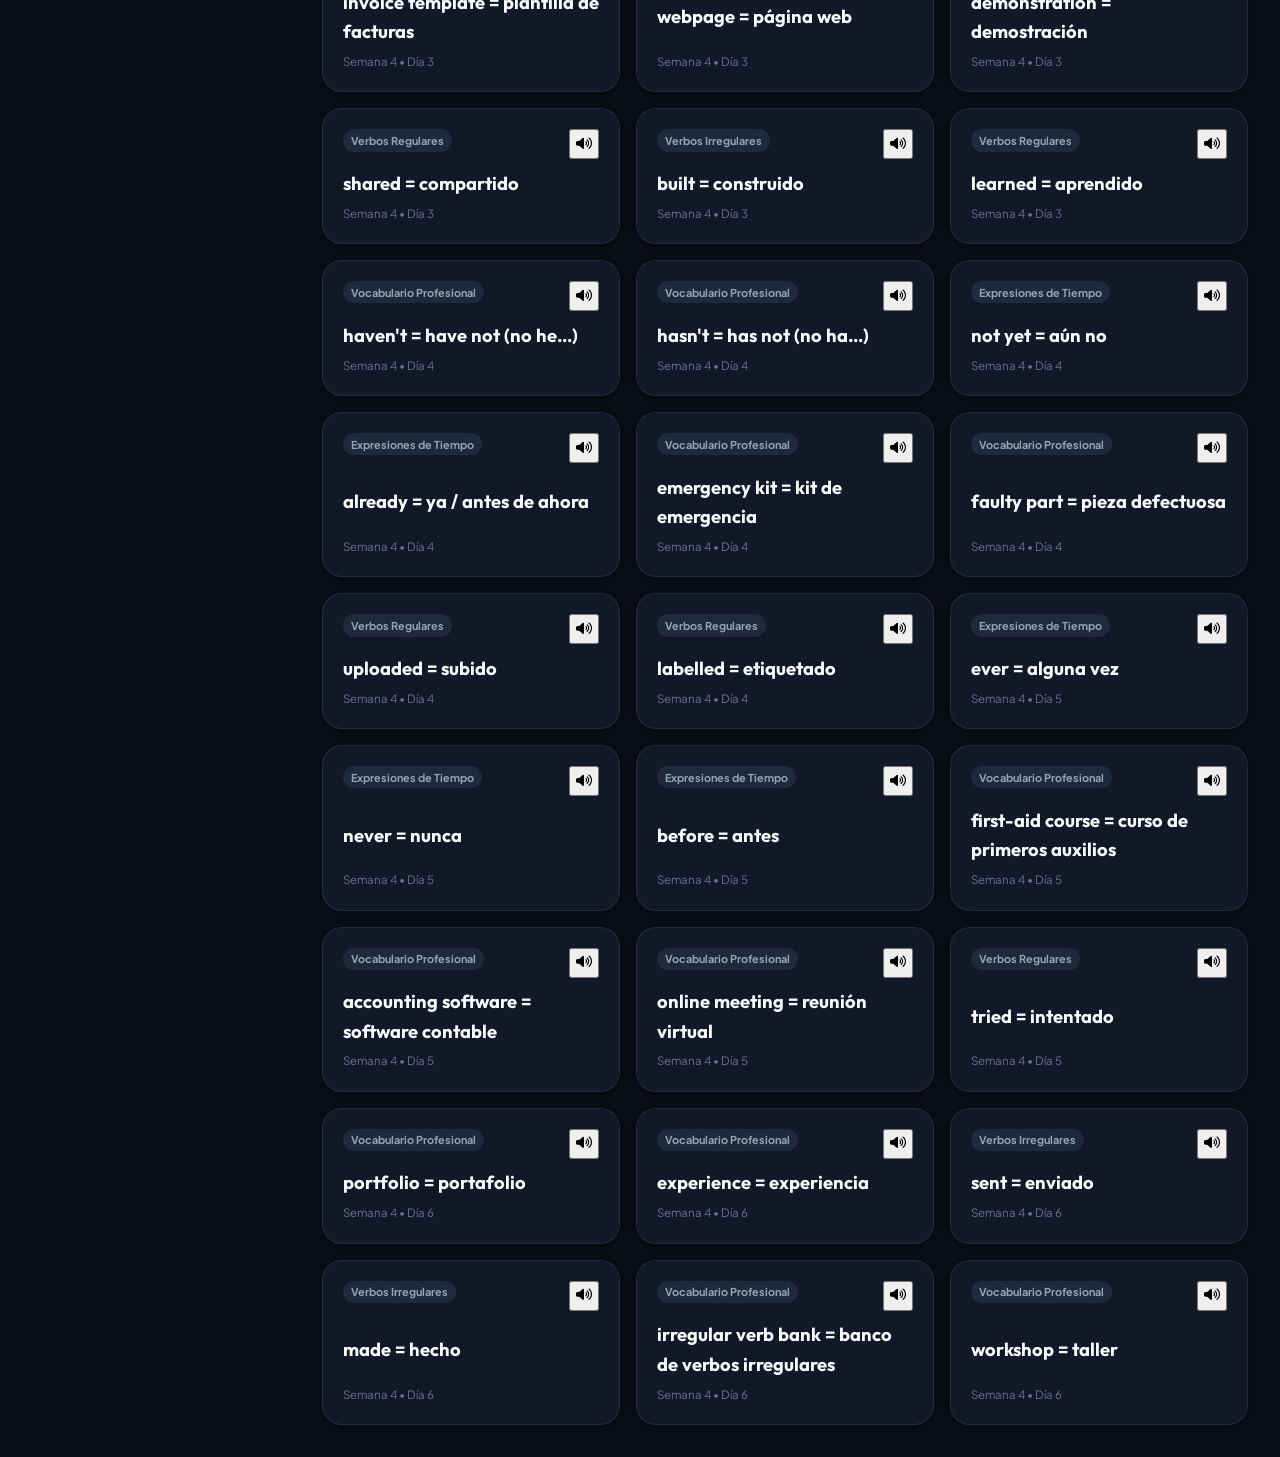
<file: vocabulario.html>
ï»¿<!DOCTYPE html>
<html lang="es" data-theme="dark">

<head>
  <meta charset="UTF-8">
  <meta name="viewport" content="width=device-width, initial-scale=1.0">
  <title>Vocabulario & Verbos | EASY English Hub</title>
  <meta name="description"
    content="Laboratorio de vocabulario y verbos del curso de Inglés Básico: más de 120 términos técnicos con pronunciación en audio.">
  <meta name="author" content="Bravo • Computación e Informática">

  <link rel="icon" type="image/svg+xml"
    href="data:image/svg+xml,<svg xmlns='http://www.w3.org/2000/svg' viewBox='0 0 100 100'><rect width='100' height='100' rx='25' fill='%232563eb'/><text x='50' y='65' font-size='50' font-family='sans-serif' font-weight='bold' text-anchor='middle' fill='white'>E</text></svg>">

  <link rel="stylesheet" href="https://cdnjs.cloudflare.com/ajax/libs/font-awesome/6.5.1/css/all.min.css"
    integrity="sha512-DTOQO9RWCH3ppGqcWaEA1BIZOC6xxalwEsw9c2QQeAIftl+Vegovlnee1c9QX4TctnWMn13TZye+giMm8e2LwA=="
    crossorigin="anonymous" referrerpolicy="no-referrer" />

  <link rel="stylesheet" href="css/styles.css">
</head>

<body>

  <template id="pageTemplate">
    <section class="view-section active" id="view_vocabulary">
      <div class="vocab-hub-container">
        <div class="section-headline">
          <div>
            <h3>Laboratorio de Vocabulario & Verbos</h3>
            <p>Más de 120 términos técnicos, verbos regulares e irregulares y expresiones con audio pronunciado.</p>
          </div>
        </div>

        <!-- Toolbar & Search -->
        <div class="vocab-toolbar">
          <div class="vocab-category-filters" id="vocabCategoryFilters">
            <button type="button" class="btn-filter-pill active" data-cat="all">Todos (168)</button>
            <button type="button" class="btn-filter-pill" data-cat="Verbos Regulares">Verbos Regulares</button>
            <button type="button" class="btn-filter-pill" data-cat="Verbos Irregulares">Verbos Irregulares</button>
            <button type="button" class="btn-filter-pill" data-cat="Expresiones de Tiempo">Expresiones de
              Tiempo</button>
            <button type="button" class="btn-filter-pill" data-cat="Vocabulario Profesional">Vocabulario
              Profesional</button>
          </div>

          <input type="text" class="vocab-search-input" id="vocabSearchInput"
            placeholder="Filtrar por palabra (ej. study, work)...">
        </div>

        <div class="vocab-cards-grid" id="vocabCardsGrid">
          <!-- Populated dynamically by js/paginas/vocabulario.js -->
        </div>
      </div>
    </section>
  </template>

  <div id="appRoot"></div>

  <script type="module" src="js/paginas/vocabulario.js"></script>
</body>

</html>
</file>
<file: css/styles.css>
/* ==========================================================================
   EASY English Hub - EdTech LMS Platform
   Desarrollado por Bravo • Computación e Informática
   ========================================================================== */

@import url('https://fonts.googleapis.com/css2?family=Outfit:wght@300;400;500;600;700;800&family=Plus+Jakarta+Sans:wght@300;400;500;600;700&display=swap');

/* --- Theme Tokens & CSS Variables --- */
:root {
  --primary-50: #eff6ff;
  --primary-100: #dbeafe;
  --primary-500: #3b82f6;
  --primary-600: #2563eb;
  --primary-700: #1d4ed8;

  --violet-500: #8b5cf6;
  --violet-600: #7c3aed;
  --cyan-500: #06b6d4;
  --emerald-500: #10b981;
  --rose-500: #f43f5e;
  --amber-500: #f59e0b;

  --font-heading: 'Outfit', sans-serif;
  --font-body: 'Plus Jakarta Sans', sans-serif;

  --sidebar-width: 270px;
  --topbar-height: 70px;

  --radius-sm: 8px;
  --radius-md: 14px;
  --radius-lg: 20px;
  --radius-xl: 26px;
  --radius-full: 9999px;

  --transition-fast: 0.15s ease;
  --transition-normal: 0.25s ease;
  --transition-slow: 0.4s cubic-bezier(0.16, 1, 0.3, 1);
}

/* Dark Theme */
[data-theme="dark"] {
  --bg-app: #090d16;
  --bg-sidebar: #0f172a;
  --bg-surface: #111827;
  --bg-card: rgba(17, 24, 39, 0.8);
  --bg-card-hover: rgba(30, 41, 59, 0.9);
  --bg-elevated: #1e293b;
  --bg-input: rgba(15, 23, 42, 0.85);

  --border-color: rgba(255, 255, 255, 0.08);
  --border-highlight: rgba(99, 102, 241, 0.35);

  --text-main: #f8fafc;
  --text-secondary: #94a3b8;
  --text-muted: #64748b;

  --shadow-sm: 0 2px 8px rgba(0, 0, 0, 0.3);
  --shadow-md: 0 8px 24px -4px rgba(0, 0, 0, 0.4);
  --shadow-lg: 0 16px 36px -6px rgba(0, 0, 0, 0.5);
  --shadow-glow: 0 0 35px rgba(99, 102, 241, 0.2);

  --nav-active-bg: linear-gradient(135deg, rgba(37, 99, 235, 0.2), rgba(124, 58, 237, 0.2));
  --nav-active-border: #3b82f6;
  --chip-bg: rgba(51, 65, 85, 0.5);
}

/* Light Theme */
[data-theme="light"] {
  --bg-app: #f8fafc;
  --bg-sidebar: #ffffff;
  --bg-surface: #ffffff;
  --bg-card: rgba(255, 255, 255, 0.9);
  --bg-card-hover: #ffffff;
  --bg-elevated: #f1f5f9;
  --bg-input: #ffffff;

  --border-color: rgba(226, 232, 240, 0.9);
  --border-highlight: rgba(59, 130, 246, 0.35);

  --text-main: #0f172a;
  --text-secondary: #475569;
  --text-muted: #94a3b8;

  --shadow-sm: 0 2px 6px rgba(0, 0, 0, 0.04);
  --shadow-md: 0 8px 20px -3px rgba(0, 0, 0, 0.08);
  --shadow-lg: 0 16px 32px -4px rgba(0, 0, 0, 0.12);
  --shadow-glow: 0 0 30px rgba(59, 130, 246, 0.15);

  --nav-active-bg: #eff6ff;
  --nav-active-border: #2563eb;
  --chip-bg: #e2e8f0;
}

/* Base Reset */
*, *::before, *::after {
  box-sizing: border-box;
  margin: 0;
  padding: 0;
}

body {
  font-family: var(--font-body);
  background-color: var(--bg-app);
  color: var(--text-main);
  line-height: 1.6;
  min-height: 100vh;
  display: flex;
  overflow-x: hidden;
  transition: background-color var(--transition-slow), color var(--transition-slow);
}

/* Scrollbars */
::-webkit-scrollbar {
  width: 6px;
  height: 6px;
}
::-webkit-scrollbar-track {
  background: transparent;
}
::-webkit-scrollbar-thumb {
  background: var(--border-highlight);
  border-radius: var(--radius-full);
}
::-webkit-scrollbar-thumb:hover {
  background: var(--primary-500);
}

/* ==========================================================================
   App Shell Layout (Sidebar + Topbar + Main Stage)
   ========================================================================== */
.app-shell {
  display: flex;
  width: 100%;
  min-height: 100vh;
}

/* Fixed Left Sidebar */
.app-sidebar {
  width: var(--sidebar-width);
  background: var(--bg-sidebar);
  border-right: 1px solid var(--border-color);
  display: flex;
  flex-direction: column;
  position: fixed;
  top: 0;
  bottom: 0;
  left: 0;
  z-index: 1000;
  transition: transform var(--transition-slow);
}

.sidebar-header {
  padding: 1.5rem 1.4rem;
  display: flex;
  align-items: center;
  gap: 0.85rem;
  border-bottom: 1px solid var(--border-color);
}

.sidebar-logo-icon {
  width: 42px;
  height: 42px;
  border-radius: var(--radius-md);
  background: linear-gradient(135deg, var(--primary-600), var(--violet-600));
  display: flex;
  align-items: center;
  justify-content: center;
  color: #fff;
  font-size: 1.25rem;
  box-shadow: 0 4px 12px rgba(37, 99, 235, 0.4);
  flex-shrink: 0;
}

.sidebar-brand-titles h1 {
  font-family: var(--font-heading);
  font-size: 1.15rem;
  font-weight: 800;
  letter-spacing: -0.02em;
  background: linear-gradient(135deg, #60a5fa, #a78bfa);
  -webkit-background-clip: text;
  -webkit-text-fill-color: transparent;
  line-height: 1.2;
}
[data-theme="light"] .sidebar-brand-titles h1 {
  background: linear-gradient(135deg, #2563eb, #7c3aed);
  -webkit-background-clip: text;
  -webkit-text-fill-color: transparent;
}

.sidebar-brand-badge {
  font-size: 0.7rem;
  color: var(--text-muted);
  font-weight: 500;
}

/* Sidebar Menu */
.sidebar-nav {
  padding: 1.2rem 0.9rem;
  display: flex;
  flex-direction: column;
  gap: 0.35rem;
  flex: 1;
  overflow-y: auto;
}

.nav-section-title {
  font-size: 0.68rem;
  text-transform: uppercase;
  letter-spacing: 0.08em;
  font-weight: 700;
  color: var(--text-muted);
  padding: 0.6rem 0.75rem 0.3rem;
  margin-top: 0.5rem;
}

.nav-item-btn {
  display: flex;
  align-items: center;
  gap: 0.85rem;
  padding: 0.8rem 1rem;
  border-radius: var(--radius-md);
  color: var(--text-secondary);
  font-family: var(--font-body);
  font-size: 0.9rem;
  font-weight: 600;
  text-decoration: none;
  background: transparent;
  border: 1px solid transparent;
  cursor: pointer;
  width: 100%;
  text-align: left;
  transition: all var(--transition-fast);
}

.nav-item-btn i {
  font-size: 1.1rem;
  width: 22px;
  text-align: center;
  color: var(--text-muted);
  transition: color var(--transition-fast);
}

.nav-item-btn:hover {
  background: var(--bg-elevated);
  color: var(--text-main);
}
.nav-item-btn:hover i {
  color: var(--primary-500);
}

.nav-item-btn.active {
  background: var(--nav-active-bg);
  border-color: var(--nav-active-border);
  color: var(--primary-500);
}
.nav-item-btn.active i {
  color: var(--primary-500);
}

.nav-pill-badge {
  margin-left: auto;
  font-size: 0.7rem;
  font-weight: 700;
  padding: 0.15rem 0.55rem;
  border-radius: var(--radius-full);
  background: rgba(59, 130, 246, 0.15);
  color: var(--primary-500);
}

.sidebar-footer {
  padding: 1.2rem 1rem;
  border-top: 1px solid var(--border-color);
  background: var(--bg-surface);
}

.student-card-mini {
  display: flex;
  align-items: center;
  gap: 0.75rem;
  padding: 0.6rem;
  border-radius: var(--radius-md);
  background: var(--bg-elevated);
  border: 1px solid var(--border-color);
}

.student-avatar {
  width: 36px;
  height: 36px;
  border-radius: 50%;
  background: linear-gradient(135deg, var(--emerald-500), var(--cyan-500));
  display: flex;
  align-items: center;
  justify-content: center;
  color: #fff;
  font-weight: 700;
  font-size: 0.85rem;
  flex-shrink: 0;
}

.student-info h4 {
  font-size: 0.82rem;
  font-weight: 700;
  color: var(--text-main);
  line-height: 1.2;
}
.student-info p {
  font-size: 0.7rem;
  color: var(--text-muted);
}

/* Viewport */
.app-viewport {
  margin-left: var(--sidebar-width);
  width: calc(100% - var(--sidebar-width));
  min-height: 100vh;
  display: flex;
  flex-direction: column;
}

.app-topbar {
  height: var(--topbar-height);
  background: var(--bg-card);
  backdrop-filter: blur(16px);
  -webkit-backdrop-filter: blur(16px);
  border-bottom: 1px solid var(--border-color);
  position: sticky;
  top: 0;
  z-index: 900;
  display: flex;
  align-items: center;
  justify-content: space-between;
  padding: 0 2rem;
  gap: 1.5rem;
}

.topbar-left {
  display: flex;
  align-items: center;
  gap: 1.25rem;
}

.btn-sidebar-toggle {
  display: none;
  background: var(--bg-elevated);
  border: 1px solid var(--border-color);
  width: 38px;
  height: 38px;
  border-radius: var(--radius-sm);
  color: var(--text-main);
  cursor: pointer;
  align-items: center;
  justify-content: center;
  font-size: 1.1rem;
}

.topbar-breadcrumbs {
  font-size: 0.85rem;
  font-weight: 600;
  color: var(--text-muted);
  display: flex;
  align-items: center;
  gap: 0.5rem;
}
.topbar-breadcrumbs span.active-view-name {
  color: var(--text-main);
  font-weight: 700;
}

.topbar-actions {
  display: flex;
  align-items: center;
  gap: 0.85rem;
}

.topbar-search-box {
  position: relative;
  width: 280px;
}
.topbar-search-input {
  width: 100%;
  padding: 0.55rem 0.9rem 0.55rem 2.3rem;
  border-radius: var(--radius-full);
  border: 1px solid var(--border-color);
  background: var(--bg-input);
  color: var(--text-main);
  font-family: var(--font-body);
  font-size: 0.82rem;
  transition: all var(--transition-fast);
}
.topbar-search-input:focus {
  outline: none;
  border-color: var(--primary-500);
  box-shadow: 0 0 0 3px rgba(59, 130, 246, 0.2);
}
.topbar-search-icon {
  position: absolute;
  left: 0.85rem;
  top: 50%;
  transform: translateY(-50%);
  color: var(--text-muted);
  font-size: 0.85rem;
  pointer-events: none;
}

.btn-topbar-action {
  width: 38px;
  height: 38px;
  border-radius: var(--radius-md);
  border: 1px solid var(--border-color);
  background: var(--bg-elevated);
  color: var(--text-main);
  display: flex;
  align-items: center;
  justify-content: center;
  cursor: pointer;
  transition: all var(--transition-fast);
  font-size: 0.95rem;
}
.btn-topbar-action:hover {
  background: var(--bg-card-hover);
  border-color: var(--primary-500);
  transform: translateY(-2px);
}

.topbar-progress-pill {
  display: flex;
  align-items: center;
  gap: 0.65rem;
  background: var(--bg-elevated);
  padding: 0.4rem 0.85rem;
  border-radius: var(--radius-full);
  border: 1px solid var(--border-color);
  font-size: 0.8rem;
  font-weight: 600;
}
.topbar-progress-bar {
  width: 60px;
  height: 6px;
  background: rgba(255, 255, 255, 0.1);
  border-radius: var(--radius-full);
  overflow: hidden;
}
[data-theme="light"] .topbar-progress-bar {
  background: rgba(0, 0, 0, 0.08);
}
.topbar-progress-fill {
  height: 100%;
  background: linear-gradient(90deg, var(--emerald-500), var(--cyan-500));
  border-radius: var(--radius-full);
  transition: width var(--transition-slow);
}

.app-main {
  flex: 1;
  padding: 2rem;
  max-width: 1500px;
  width: 100%;
  margin: 0 auto;
}

.view-section {
  display: none;
  animation: fadeIn 0.3s ease;
}
.view-section.active {
  display: block;
}

@keyframes fadeIn {
  from { opacity: 0; transform: translateY(8px); }
  to { opacity: 1; transform: translateY(0); }
}

/* ==========================================================================
   VIEW 1: Dashboard Styles
   ========================================================================== */
.dashboard-container {
  display: flex;
  flex-direction: column;
  gap: 2rem;
}

.dash-welcome-card {
  background: linear-gradient(135deg, rgba(37, 99, 235, 0.15), rgba(124, 58, 237, 0.15)), var(--bg-card);
  border: 1px solid var(--border-highlight);
  border-radius: var(--radius-xl);
  padding: 2.2rem 2.5rem;
  display: flex;
  justify-content: space-between;
  align-items: center;
  flex-wrap: wrap;
  gap: 1.5rem;
  box-shadow: var(--shadow-glow);
}
.dash-welcome-content h2 {
  font-family: var(--font-heading);
  font-size: 2rem;
  font-weight: 800;
  line-height: 1.2;
  margin-bottom: 0.5rem;
}
.dash-welcome-content p {
  color: var(--text-secondary);
  font-size: 0.95rem;
  max-width: 620px;
}

.btn-primary-action {
  background: linear-gradient(135deg, var(--primary-600), var(--violet-600));
  color: #fff;
  border: none;
  padding: 0.85rem 1.6rem;
  border-radius: var(--radius-full);
  font-family: var(--font-body);
  font-size: 0.92rem;
  font-weight: 700;
  cursor: pointer;
  display: inline-flex;
  align-items: center;
  gap: 0.6rem;
  transition: all var(--transition-fast);
  box-shadow: 0 4px 14px rgba(37, 99, 235, 0.4);
}
.btn-primary-action:hover {
  transform: translateY(-2px);
  box-shadow: 0 6px 20px rgba(37, 99, 235, 0.5);
}

.dash-stats-grid {
  display: grid;
  grid-template-columns: repeat(4, 1fr);
  gap: 1.25rem;
}
.stat-widget-card {
  background: var(--bg-surface);
  border: 1px solid var(--border-color);
  border-radius: var(--radius-lg);
  padding: 1.4rem;
  display: flex;
  align-items: center;
  gap: 1.2rem;
  box-shadow: var(--shadow-sm);
  transition: transform var(--transition-fast);
}
.stat-widget-card:hover {
  transform: translateY(-3px);
  border-color: var(--border-highlight);
}
.stat-icon-wrapper {
  width: 52px;
  height: 52px;
  border-radius: var(--radius-md);
  display: flex;
  align-items: center;
  justify-content: center;
  font-size: 1.35rem;
  flex-shrink: 0;
}
.stat-icon-blue { background: rgba(59, 130, 246, 0.15); color: #3b82f6; }
.stat-icon-purple { background: rgba(139, 92, 246, 0.15); color: #8b5cf6; }
.stat-icon-green { background: rgba(16, 185, 129, 0.15); color: #10b981; }
.stat-icon-amber { background: rgba(245, 158, 11, 0.15); color: #f59e0b; }

.stat-info-details h3 {
  font-family: var(--font-heading);
  font-size: 1.55rem;
  font-weight: 800;
  line-height: 1.1;
}
.stat-info-details p {
  font-size: 0.8rem;
  color: var(--text-secondary);
  font-weight: 500;
  margin-top: 0.2rem;
}

.section-headline {
  display: flex;
  align-items: center;
  justify-content: space-between;
  margin-bottom: 1.2rem;
}
.section-headline h3 {
  font-family: var(--font-heading);
  font-size: 1.35rem;
  font-weight: 800;
}
.section-headline p {
  font-size: 0.85rem;
  color: var(--text-muted);
}

.dash-modules-grid {
  display: grid;
  grid-template-columns: repeat(3, 1fr);
  gap: 1.5rem;
}
.dash-module-card {
  background: var(--bg-surface);
  border: 1px solid var(--border-color);
  border-radius: var(--radius-xl);
  padding: 1.75rem;
  display: flex;
  flex-direction: column;
  transition: all var(--transition-normal);
  box-shadow: var(--shadow-sm);
  position: relative;
  overflow: hidden;
}
.dash-module-card:hover {
  transform: translateY(-4px);
  box-shadow: var(--shadow-md);
  border-color: var(--primary-500);
}
.dash-module-card::before {
  content: '';
  position: absolute;
  top: 0;
  left: 0;
  right: 0;
  height: 4px;
  background: linear-gradient(90deg, var(--primary-500), var(--violet-500));
}
.mod-header-row {
  display: flex;
  justify-content: space-between;
  align-items: center;
  margin-bottom: 0.8rem;
}
.mod-badge-pill {
  font-size: 0.72rem;
  font-weight: 700;
  padding: 0.25rem 0.7rem;
  border-radius: var(--radius-full);
  background: rgba(99, 102, 241, 0.15);
  color: #818cf8;
}
.mod-title {
  font-family: var(--font-heading);
  font-size: 1.25rem;
  font-weight: 800;
  line-height: 1.3;
  margin-bottom: 0.4rem;
}
.mod-desc {
  font-size: 0.84rem;
  color: var(--text-secondary);
  line-height: 1.5;
  margin-bottom: 1.2rem;
  flex: 1;
}
.mod-progress-box {
  margin-bottom: 1.25rem;
}
.mod-progress-labels {
  display: flex;
  justify-content: space-between;
  font-size: 0.75rem;
  font-weight: 600;
  color: var(--text-muted);
  margin-bottom: 0.4rem;
}
.mod-progress-track {
  height: 7px;
  background: var(--bg-elevated);
  border-radius: var(--radius-full);
  overflow: hidden;
}
.mod-progress-fill {
  height: 100%;
  background: linear-gradient(90deg, var(--primary-500), var(--emerald-500));
  border-radius: var(--radius-full);
  transition: width var(--transition-slow);
}
.btn-open-module {
  width: 100%;
  padding: 0.75rem;
  border-radius: var(--radius-md);
  background: var(--bg-elevated);
  border: 1px solid var(--border-color);
  color: var(--text-main);
  font-family: var(--font-body);
  font-size: 0.85rem;
  font-weight: 700;
  cursor: pointer;
  display: flex;
  align-items: center;
  justify-content: center;
  gap: 0.5rem;
  transition: all var(--transition-fast);
}
.btn-open-module:hover {
  background: var(--primary-600);
  border-color: var(--primary-600);
  color: #fff;
}

/* ==========================================================================
   VIEW 2: Aula Virtual / LMS Classroom Layout
   ========================================================================== */
.classroom-layout {
  display: grid;
  grid-template-columns: 310px 1fr;
  gap: 1.75rem;
  align-items: start;
}

.syllabus-card {
  background: var(--bg-surface);
  border: 1px solid var(--border-color);
  border-radius: var(--radius-xl);
  padding: 1.4rem;
  position: sticky;
  top: calc(var(--topbar-height) + 1.5rem);
  max-height: calc(100vh - var(--topbar-height) - 3rem);
  overflow-y: auto;
  box-shadow: var(--shadow-sm);
}
.syllabus-title {
  font-family: var(--font-heading);
  font-size: 1.05rem;
  font-weight: 700;
  margin-bottom: 1rem;
  display: flex;
  align-items: center;
  gap: 0.5rem;
}
.syllabus-accordion {
  display: flex;
  flex-direction: column;
  gap: 0.85rem;
}
.syllabus-week-item {
  border: 1px solid var(--border-color);
  border-radius: var(--radius-md);
  overflow: hidden;
  background: var(--bg-elevated);
}
.syllabus-week-btn {
  width: 100%;
  padding: 0.75rem 1rem;
  background: transparent;
  border: none;
  text-align: left;
  display: flex;
  align-items: center;
  justify-content: space-between;
  cursor: pointer;
  font-family: var(--font-heading);
  font-size: 0.88rem;
  font-weight: 700;
  color: var(--text-main);
  transition: background var(--transition-fast);
}
.syllabus-week-btn:hover {
  background: var(--bg-card-hover);
}
.syllabus-days-list {
  display: flex;
  flex-direction: column;
  background: var(--bg-surface);
  border-top: 1px solid var(--border-color);
}
.syllabus-day-link {
  display: flex;
  align-items: center;
  gap: 0.65rem;
  padding: 0.65rem 1rem;
  border-bottom: 1px solid var(--border-color);
  color: var(--text-secondary);
  font-size: 0.8rem;
  font-weight: 500;
  text-decoration: none;
  cursor: pointer;
  transition: all var(--transition-fast);
}
.syllabus-day-link:last-child {
  border-bottom: none;
}
.syllabus-day-link:hover {
  background: var(--bg-elevated);
  color: var(--text-main);
}
.syllabus-day-link.active {
  background: var(--nav-active-bg);
  color: var(--primary-500);
  font-weight: 700;
  border-left: 3px solid var(--primary-500);
}
.syllabus-check-icon {
  font-size: 0.75rem;
  color: var(--text-muted);
}
.syllabus-day-link.completed .syllabus-check-icon {
  color: var(--emerald-500);
}

/* Stage Workspace */
.classroom-stage-card {
  background: var(--bg-surface);
  border: 1px solid var(--border-color);
  border-radius: var(--radius-xl);
  overflow: hidden;
  box-shadow: var(--shadow-md);
}
.stage-header {
  padding: 1.8rem 2.2rem 1.4rem;
  background: linear-gradient(180deg, var(--bg-elevated) 0%, transparent 100%);
  border-bottom: 1px solid var(--border-color);
  display: flex;
  justify-content: space-between;
  align-items: flex-start;
  flex-wrap: wrap;
  gap: 1.25rem;
}
.stage-header-info {
  flex: 1;
  min-width: 280px;
}
.stage-badges-row {
  display: flex;
  align-items: center;
  gap: 0.6rem;
  margin-bottom: 0.5rem;
}
.stage-week-badge {
  font-size: 0.75rem;
  font-weight: 700;
  padding: 0.2rem 0.65rem;
  border-radius: var(--radius-full);
  background: rgba(59, 130, 246, 0.15);
  color: var(--primary-500);
}
.stage-lesson-title {
  font-family: var(--font-heading);
  font-size: 1.8rem;
  font-weight: 800;
  line-height: 1.25;
  margin-bottom: 0.5rem;
}
.stage-focus-tag {
  display: inline-flex;
  align-items: center;
  gap: 0.4rem;
  font-size: 0.82rem;
  color: var(--text-secondary);
  background: var(--bg-elevated);
  padding: 0.35rem 0.85rem;
  border-radius: var(--radius-full);
  border: 1px solid var(--border-color);
}
.stage-header-actions {
  display: flex;
  align-items: center;
  gap: 0.75rem;
}
.btn-complete-lesson {
  background: var(--bg-elevated);
  border: 1px solid var(--border-color);
  color: var(--text-main);
  padding: 0.6rem 1.1rem;
  border-radius: var(--radius-full);
  font-family: var(--font-body);
  font-size: 0.82rem;
  font-weight: 600;
  cursor: pointer;
  display: inline-flex;
  align-items: center;
  gap: 0.45rem;
  transition: all var(--transition-normal);
}
.btn-complete-lesson:hover {
  background: var(--emerald-500);
  border-color: var(--emerald-500);
  color: #fff;
  transform: translateY(-2px);
}
.btn-complete-lesson.is-completed {
  background: rgba(16, 185, 129, 0.15);
  border-color: var(--emerald-500);
  color: var(--emerald-500);
}

.classroom-tabs-bar {
  display: flex;
  background: var(--bg-elevated);
  padding: 0.3rem 2rem 0;
  border-bottom: 1px solid var(--border-color);
  gap: 0.5rem;
  overflow-x: auto;
  scrollbar-width: thin;
  scrollbar-color: var(--border-highlight) transparent;
}
.classroom-tabs-bar::-webkit-scrollbar {
  height: 6px;
}
.classroom-tabs-bar::-webkit-scrollbar-track {
  background: transparent;
}
.classroom-tabs-bar::-webkit-scrollbar-thumb {
  background: var(--border-highlight);
  border-radius: 3px;
}
.stage-tab-btn {
  background: transparent;
  border: none;
  border-bottom: 3px solid transparent;
  padding: 0.85rem 1.2rem;
  color: var(--text-secondary);
  font-family: var(--font-body);
  font-size: 0.88rem;
  font-weight: 600;
  cursor: pointer;
  display: inline-flex;
  align-items: center;
  gap: 0.5rem;
  transition: all var(--transition-fast);
  white-space: nowrap;
}
.stage-tab-btn:hover {
  color: var(--text-main);
}
.stage-tab-btn.active {
  color: var(--primary-500);
  border-bottom-color: var(--primary-500);
}
.stage-panel {
  padding: 2.2rem;
  display: none;
  animation: fadeIn 0.3s ease;
}
.stage-panel.active {
  display: block;
}

/* Audio Player */
.audio-player-bar {
  background: var(--bg-elevated);
  border: 1px solid var(--border-color);
  border-radius: var(--radius-lg);
  padding: 0.85rem 1.25rem;
  display: flex;
  align-items: center;
  justify-content: space-between;
  flex-wrap: wrap;
  gap: 1rem;
  margin-bottom: 1.75rem;
}
.audio-controls-left {
  display: flex;
  align-items: center;
  gap: 0.75rem;
}
.btn-audio-play {
  background: linear-gradient(135deg, var(--primary-600), var(--violet-600));
  border: none;
  color: #fff;
  padding: 0.55rem 1.1rem;
  border-radius: var(--radius-full);
  font-family: var(--font-body);
  font-size: 0.82rem;
  font-weight: 600;
  cursor: pointer;
  display: inline-flex;
  align-items: center;
  gap: 0.5rem;
  transition: all var(--transition-fast);
}
.btn-audio-play:hover {
  transform: translateY(-2px);
  box-shadow: 0 4px 12px rgba(99, 102, 241, 0.4);
}
.btn-audio-stop {
  background: var(--bg-surface);
  border: 1px solid var(--border-color);
  color: var(--text-secondary);
  padding: 0.55rem 0.9rem;
  border-radius: var(--radius-full);
  font-size: 0.8rem;
  cursor: pointer;
  transition: all var(--transition-fast);
}
.btn-audio-stop:hover {
  color: var(--text-main);
  border-color: var(--primary-500);
}
.audio-speed-select {
  background: var(--bg-surface);
  border: 1px solid var(--border-color);
  color: var(--text-main);
  padding: 0.45rem 0.8rem;
  border-radius: var(--radius-sm);
  font-size: 0.78rem;
  font-family: var(--font-body);
}
.audio-status-label {
  font-size: 0.8rem;
  color: var(--text-muted);
  display: flex;
  align-items: center;
  gap: 0.4rem;
}

/* Reto Cronometrado */
.challenge-intro {
  text-align: center;
  padding: 2rem 1rem;
}
.challenge-intro-badge {
  display: inline-flex;
  align-items: center;
  gap: 0.5rem;
  background: rgba(59, 130, 246, 0.12);
  border: 1px solid rgba(59, 130, 246, 0.35);
  color: var(--primary-300, #93b4fd);
  font-size: 0.8rem;
  font-weight: 700;
  padding: 0.4rem 0.9rem;
  border-radius: 999px;
  margin-bottom: 1rem;
}
.challenge-intro-title {
  font-family: var(--font-heading);
  font-size: 1.6rem;
  font-weight: 800;
  margin-bottom: 0.5rem;
}
.challenge-intro-sub {
  color: var(--text-secondary);
  font-size: 0.92rem;
  line-height: 1.7;
  max-width: 560px;
  margin: 0 auto 1rem;
}
.challenge-best-score {
  display: inline-flex;
  align-items: center;
  gap: 0.45rem;
  color: var(--text-secondary);
  font-size: 0.88rem;
  background: var(--bg-surface);
  border: 1px solid var(--border-color);
  border-radius: var(--radius-lg);
  padding: 0.5rem 0.9rem;
}
.challenge-best-score strong { color: #facc15; }
.challenge-question-wrap { padding: 0 0.2rem; }
.challenge-topbar {
  display: flex;
  justify-content: space-between;
  align-items: center;
  margin-bottom: 0.6rem;
}
.challenge-progress {
  color: var(--text-secondary);
  font-size: 0.9rem;
}
.challenge-timer {
  font-family: var(--font-heading);
  font-size: 1.5rem;
  font-weight: 800;
  color: #22c55e;
  min-width: 70px;
  text-align: right;
  transition: color 0.3s ease;
}
.challenge-timer.urgent { color: #ef4444; animation: challengePulse 1s infinite; }
@keyframes challengePulse {
  0%, 100% { opacity: 1; }
  50% { opacity: 0.55; }
}
.challenge-timer-bar {
  height: 8px;
  background: var(--bg-surface);
  border-radius: 999px;
  overflow: hidden;
  border: 1px solid var(--border-color);
}
.challenge-fill {
  display: block;
  height: 100%;
  background: linear-gradient(90deg, #22c55e, #84cc16);
  border-radius: 999px;
  transition: width 1s linear;
}
.challenge-fill.urgent {
  background: linear-gradient(90deg, #ef4444, #f97316);
}
.challenge-result-score {
  text-align: center;
  margin-bottom: 0.8rem;
}
.challenge-result-number {
  font-family: var(--font-heading);
  font-size: 3rem;
  font-weight: 900;
  color: var(--primary-500);
  display: block;
  line-height: 1.1;
}
.challenge-result-label {
  color: var(--text-secondary);
  font-size: 0.9rem;
}
.challenge-result-msg {
  text-align: center;
  color: var(--text-secondary);
  font-size: 0.95rem;
  max-width: 540px;
  margin: 0 auto 1.4rem;
  line-height: 1.6;
}
.challenge-review {
  background: var(--bg-surface);
  border: 1px solid var(--border-color);
  border-radius: var(--radius-lg);
  padding: 1.1rem 1.3rem;
}
.challenge-review h4 {
  font-size: 0.95rem;
  margin-bottom: 0.8rem;
}
.challenge-review-row {
  display: flex;
  gap: 0.6rem;
  align-items: baseline;
  padding: 0.65rem 0;
  border-top: 1px solid var(--border-color);
  font-size: 0.88rem;
  color: var(--text-secondary);
  line-height: 1.5;
}
.challenge-review-row:first-of-type { border-top: none; }
.challenge-review-ver {
  display: block;
  font-size: 0.8rem;
  margin-left: auto;
  white-space: nowrap;
}
.challenge-review-row.ok .challenge-review-ver { color: #22c55e; }
.challenge-review-row.bad .challenge-review-ver { color: #ef4444; }
.challenge-review-row.timeout .challenge-review-ver { color: #f97316; }

/* Flujo de calificación del quiz */
.option-btn.selected {
  border-color: var(--primary-500);
  background: rgba(59, 130, 246, 0.12);
  transform: translateX(4px);
}
.theory-container {
  background: var(--bg-elevated);
  border: 1px solid var(--border-color);
  border-radius: var(--radius-xl);
  padding: 2.2rem 2.4rem;
  max-width: 820px;
}
.theory-block {
  margin-bottom: 1.8rem;
}
.theory-block:last-child {
  margin-bottom: 0;
}
.theory-block h3 {
  font-family: var(--font-heading);
  font-size: 1.08rem;
  font-weight: 700;
  color: var(--primary-300, #93b4fd);
  margin-bottom: 0.6rem;
  display: flex;
  align-items: center;
  gap: 0.5rem;
}
.theory-block p {
  color: var(--text-secondary);
  font-size: 0.95rem;
  line-height: 1.75;
  margin-bottom: 0.6rem;
}
.theory-block p strong {
  color: var(--text-main);
}
.theory-list {
  margin: 0.4rem 0 0.6rem 1.1rem;
  display: flex;
  flex-direction: column;
  gap: 0.45rem;
  color: var(--text-secondary);
  font-size: 0.95rem;
  line-height: 1.6;
}
.theory-list li::marker {
  color: var(--primary-500);
}
.theory-table {
  width: 100%;
  border-collapse: collapse;
  margin: 0.8rem 0;
  font-size: 0.9rem;
}
.theory-table th {
  text-align: left;
  background: rgba(59, 130, 246, 0.12);
  color: var(--primary-300, #93b4fd);
  font-weight: 700;
  padding: 0.55rem 0.8rem;
  border: 1px solid var(--border-color);
}
.theory-table td {
  padding: 0.5rem 0.8rem;
  border: 1px solid var(--border-color);
  color: var(--text-secondary);
  line-height: 1.5;
}
.theory-table td:first-child {
  color: var(--text-main);
  font-weight: 600;
}
.theory-warn {
  background: rgba(220, 38, 38, 0.08);
  border: 1px solid rgba(220, 38, 38, 0.35);
  border-left: 4px solid #ef4444;
  border-radius: var(--radius-lg);
  padding: 1rem 1.2rem;
  margin-bottom: 1.8rem;
  color: var(--text-secondary);
  font-size: 0.92rem;
  line-height: 1.6;
}
.theory-warn strong {
  color: #fca5a5;
  display: flex;
  align-items: center;
  gap: 0.45rem;
  margin-bottom: 0.5rem;
}
.theory-warn ul {
  margin-left: 1.1rem;
  display: flex;
  flex-direction: column;
  gap: 0.4rem;
}
.theory-tip {
  background: rgba(59, 130, 246, 0.1);
  border: 1px solid rgba(59, 130, 246, 0.35);
  border-left: 4px solid #3b82f6;
  border-radius: var(--radius-lg);
  padding: 1rem 1.2rem;
  color: var(--text-secondary);
  font-size: 0.92rem;
  line-height: 1.6;
}
.theory-tip strong {
  color: #93b4fd;
  display: flex;
  align-items: center;
  gap: 0.45rem;
  margin-bottom: 0.4rem;
}

/* Reading Stage */
.reading-stage-grid {
  display: grid;
  grid-template-columns: 1fr 340px;
  gap: 2rem;
}
.reading-text-card {
  background: var(--bg-elevated);
  border: 1px solid var(--border-color);
  border-radius: var(--radius-lg);
  padding: 2.2rem;
  font-size: 1.05rem;
  line-height: 1.8;
  color: var(--text-main);
}
.reading-text-card p {
  margin-bottom: 1.25rem;
}
.reading-text-card p:last-child {
  margin-bottom: 0;
}
.grammar-card {
  background: linear-gradient(135deg, rgba(59, 130, 246, 0.08), rgba(139, 92, 246, 0.08));
  border: 1px solid var(--border-highlight);
  border-radius: var(--radius-lg);
  padding: 1.5rem;
  margin-top: 1.5rem;
}
.grammar-card-header {
  font-family: var(--font-heading);
  font-size: 1.05rem;
  font-weight: 700;
  color: var(--primary-500);
  margin-bottom: 0.6rem;
  display: flex;
  align-items: center;
  gap: 0.5rem;
}
.grammar-card-body {
  font-size: 0.9rem;
  line-height: 1.6;
  color: var(--text-secondary);
}

.stage-side-column {
  display: flex;
  flex-direction: column;
  gap: 1.5rem;
}
.vocab-widget-card {
  background: var(--bg-elevated);
  border: 1px solid var(--border-color);
  border-radius: var(--radius-lg);
  padding: 1.4rem;
}
.vocab-widget-card h4 {
  font-family: var(--font-heading);
  font-size: 0.98rem;
  font-weight: 700;
  margin-bottom: 1rem;
  display: flex;
  align-items: center;
  gap: 0.5rem;
}
.vocab-chips-wrap {
  display: flex;
  flex-wrap: wrap;
  gap: 0.5rem;
}
.vocab-chip {
  background: var(--chip-bg);
  border: 1px solid var(--border-color);
  color: var(--text-main);
  padding: 0.4rem 0.75rem;
  border-radius: var(--radius-full);
  font-size: 0.82rem;
  font-weight: 500;
  cursor: pointer;
  display: inline-flex;
  align-items: center;
  gap: 0.35rem;
  transition: all var(--transition-fast);
}
.vocab-chip:hover {
  background: var(--primary-600);
  color: #fff;
  border-color: var(--primary-600);
  transform: translateY(-2px);
}
.after-reading-card {
  background: var(--bg-card);
  border: 1px solid var(--border-color);
  border-radius: var(--radius-lg);
  padding: 1.4rem;
}
.after-reading-card h4 {
  font-family: var(--font-heading);
  font-size: 0.95rem;
  font-weight: 700;
  margin-bottom: 0.8rem;
  display: flex;
  align-items: center;
  gap: 0.5rem;
}
.after-reading-list {
  list-style: none;
  display: flex;
  flex-direction: column;
  gap: 0.75rem;
  font-size: 0.84rem;
  color: var(--text-secondary);
}
.after-reading-list li {
  position: relative;
  padding-left: 1.4rem;
}
.after-reading-list li::before {
  content: '✓';
  position: absolute;
  left: 0;
  top: 0;
  color: var(--emerald-500);
  font-weight: 700;
}

/* ==========================================================================
   NEW: Interactive Slide Deck (Diapositivas en Pantalla)
   ========================================================================== */
.slides-viewer-card {
  background: var(--bg-elevated);
  border: 1px solid var(--border-color);
  border-radius: var(--radius-xl);
  overflow: hidden;
  display: flex;
  flex-direction: column;
  box-shadow: var(--shadow-sm);
}

.slides-toolbar {
  padding: 1rem 1.75rem;
  background: var(--bg-surface);
  border-bottom: 1px solid var(--border-color);
  display: flex;
  justify-content: space-between;
  align-items: center;
  flex-wrap: wrap;
  gap: 1rem;
}

.slide-counter-badge {
  font-family: var(--font-heading);
  font-size: 0.9rem;
  font-weight: 700;
  background: var(--bg-elevated);
  padding: 0.35rem 0.85rem;
  border-radius: var(--radius-full);
  border: 1px solid var(--border-color);
  color: var(--primary-500);
}

.slide-controls {
  display: flex;
  align-items: center;
  gap: 0.5rem;
}

.slide-stage-canvas {
  min-height: 380px;
  padding: 3rem;
  display: flex;
  flex-direction: column;
  justify-content: center;
  background: radial-gradient(circle at 50% 30%, rgba(99, 102, 241, 0.08) 0%, transparent 80%), var(--bg-card);
  position: relative;
}

.slide-stage-title {
  font-family: var(--font-heading);
  font-size: 2.1rem;
  font-weight: 800;
  margin-bottom: 1.5rem;
  color: var(--text-main);
  line-height: 1.25;
}

.slide-bullets-list {
  display: flex;
  flex-direction: column;
  gap: 1rem;
  font-size: 1.15rem;
  line-height: 1.6;
  color: var(--text-secondary);
}

.slide-bullet-item {
  background: var(--bg-surface);
  border: 1px solid var(--border-color);
  padding: 0.9rem 1.4rem;
  border-radius: var(--radius-md);
  border-left: 4px solid var(--primary-500);
}

/* ==========================================================================
   NEW: Digital Resources & Online Practice Cards (En Pantalla)
   ========================================================================== */
.digital-resources-wrap {
  display: flex;
  flex-direction: column;
  gap: 2rem;
}

.res-section-title {
  font-family: var(--font-heading);
  font-size: 1.2rem;
  font-weight: 700;
  margin-bottom: 1rem;
  display: flex;
  align-items: center;
  gap: 0.5rem;
  color: var(--text-main);
}

.res-cards-grid {
  display: grid;
  grid-template-columns: repeat(auto-fill, minmax(320px, 1fr));
  gap: 1.25rem;
}

.res-card-item {
  background: var(--bg-elevated);
  border: 1px solid var(--border-color);
  border-radius: var(--radius-lg);
  padding: 1.4rem;
  display: flex;
  flex-direction: column;
  justify-content: space-between;
  gap: 1rem;
  transition: all var(--transition-fast);
}
.res-card-item:hover {
  transform: translateY(-3px);
  border-color: var(--primary-500);
  box-shadow: var(--shadow-sm);
}

.res-card-header h5 {
  font-family: var(--font-heading);
  font-size: 1.05rem;
  font-weight: 700;
  color: var(--text-main);
  margin-bottom: 0.4rem;
}
.res-card-header p {
  font-size: 0.85rem;
  color: var(--text-secondary);
  line-height: 1.5;
}

.btn-open-res-link {
  display: inline-flex;
  align-items: center;
  gap: 0.5rem;
  padding: 0.6rem 1.1rem;
  border-radius: var(--radius-full);
  background: var(--bg-surface);
  border: 1px solid var(--border-color);
  color: var(--primary-500);
  font-size: 0.82rem;
  font-weight: 700;
  text-decoration: none;
  transition: all var(--transition-fast);
  align-self: flex-start;
}
.btn-open-res-link:hover {
  background: var(--primary-600);
  border-color: var(--primary-600);
  color: #fff;
}

.res-guide-card {
  background: linear-gradient(135deg, rgba(59, 130, 246, 0.08), rgba(16, 185, 129, 0.08));
  border: 1px solid var(--border-highlight);
  border-radius: var(--radius-lg);
  padding: 1.6rem;
}
.res-guide-card h5 {
  font-family: var(--font-heading);
  font-size: 1.1rem;
  font-weight: 700;
  color: var(--primary-500);
  margin-bottom: 0.8rem;
  display: flex;
  align-items: center;
  gap: 0.5rem;
}
.res-guide-steps {
  display: flex;
  flex-direction: column;
  gap: 0.6rem;
  font-size: 0.88rem;
  color: var(--text-secondary);
}

/* Stage Navigation Footer */
.stage-nav-footer {
  padding: 1.4rem 2.2rem;
  background: var(--bg-elevated);
  border-top: 1px solid var(--border-color);
  display: flex;
  justify-content: space-between;
  align-items: center;
  gap: 1rem;
}
.btn-stage-nav {
  padding: 0.65rem 1.25rem;
  border-radius: var(--radius-full);
  background: var(--bg-surface);
  border: 1px solid var(--border-color);
  color: var(--text-main);
  font-family: var(--font-body);
  font-size: 0.85rem;
  font-weight: 700;
  cursor: pointer;
  display: inline-flex;
  align-items: center;
  gap: 0.5rem;
  transition: all var(--transition-fast);
}
.btn-stage-nav:hover {
  background: var(--primary-600);
  border-color: var(--primary-600);
  color: #fff;
}

/* ==========================================================================
   VIEW 3: Quizzes Hub
   ========================================================================== */
.quizzes-hub-container {
  display: flex;
  flex-direction: column;
  gap: 1.75rem;
}
.quizzes-filter-bar {
  display: flex;
  gap: 0.6rem;
  flex-wrap: wrap;
}
.btn-filter-pill {
  padding: 0.5rem 1.1rem;
  border-radius: var(--radius-full);
  background: var(--bg-surface);
  border: 1px solid var(--border-color);
  color: var(--text-secondary);
  font-family: var(--font-body);
  font-size: 0.82rem;
  font-weight: 600;
  cursor: pointer;
  transition: all var(--transition-fast);
}
.btn-filter-pill.active {
  background: var(--primary-600);
  border-color: var(--primary-600);
  color: #fff;
}
.quizzes-cards-grid {
  display: grid;
  grid-template-columns: repeat(auto-fill, minmax(320px, 1fr));
  gap: 1.25rem;
}
.quiz-hub-card {
  background: var(--bg-surface);
  border: 1px solid var(--border-color);
  border-radius: var(--radius-lg);
  padding: 1.4rem;
  display: flex;
  flex-direction: column;
  transition: all var(--transition-normal);
  box-shadow: var(--shadow-sm);
}
.quiz-hub-card:hover {
  transform: translateY(-3px);
  border-color: var(--primary-500);
  box-shadow: var(--shadow-md);
}
.quiz-hub-card-header {
  display: flex;
  justify-content: space-between;
  align-items: center;
  margin-bottom: 0.6rem;
}
.quiz-hub-badge {
  font-size: 0.72rem;
  font-weight: 700;
  padding: 0.2rem 0.6rem;
  border-radius: var(--radius-full);
  background: rgba(59, 130, 246, 0.15);
  color: var(--primary-500);
}
.quiz-hub-score {
  font-size: 0.78rem;
  font-weight: 700;
  color: var(--text-muted);
}
.quiz-hub-score.passed {
  color: var(--emerald-500);
}
.quiz-hub-card h4 {
  font-family: var(--font-heading);
  font-size: 1.1rem;
  font-weight: 700;
  margin-bottom: 0.4rem;
  line-height: 1.3;
}
.quiz-hub-card p {
  font-size: 0.8rem;
  color: var(--text-secondary);
  margin-bottom: 1.2rem;
  flex: 1;
}

/* ==========================================================================
   VIEW 4: Vocabulario & Verbos
   ========================================================================== */
.vocab-hub-container {
  display: flex;
  flex-direction: column;
  gap: 1.75rem;
}
.vocab-toolbar {
  display: flex;
  justify-content: space-between;
  align-items: center;
  flex-wrap: wrap;
  gap: 1rem;
}
.vocab-category-filters {
  display: flex;
  gap: 0.5rem;
  flex-wrap: wrap;
}
.vocab-search-input {
  padding: 0.55rem 1rem;
  border-radius: var(--radius-full);
  border: 1px solid var(--border-color);
  background: var(--bg-surface);
  color: var(--text-main);
  font-family: var(--font-body);
  font-size: 0.85rem;
  min-width: 250px;
}
.vocab-cards-grid {
  display: grid;
  grid-template-columns: repeat(auto-fill, minmax(240px, 1fr));
  gap: 1rem;
}
.flashcard-item {
  background: var(--bg-surface);
  border: 1px solid var(--border-color);
  border-radius: var(--radius-lg);
  padding: 1.25rem;
  display: flex;
  flex-direction: column;
  justify-content: space-between;
  min-height: 120px;
  cursor: pointer;
  transition: all var(--transition-fast);
  box-shadow: var(--shadow-sm);
}
.flashcard-item:hover {
  transform: translateY(-3px);
  border-color: var(--primary-500);
  box-shadow: var(--shadow-md);
}
.flashcard-top {
  display: flex;
  justify-content: space-between;
  align-items: flex-start;
  margin-bottom: 0.6rem;
}
.flashcard-cat-badge {
  font-size: 0.68rem;
  font-weight: 700;
  padding: 0.15rem 0.5rem;
  border-radius: var(--radius-full);
  background: var(--bg-elevated);
  color: var(--text-secondary);
}
.flashcard-term {
  font-family: var(--font-heading);
  font-size: 1.15rem;
  font-weight: 700;
  color: var(--text-main);
  margin-bottom: 0.4rem;
}
.flashcard-origin {
  font-size: 0.72rem;
  color: var(--text-muted);
}

/* ==========================================================================
   VIEW 5: Galería de Infografías
   ========================================================================== */
.gallery-hub-container {
  display: flex;
  flex-direction: column;
  gap: 1.75rem;
}
.gallery-grid {
  display: grid;
  grid-template-columns: repeat(auto-fill, minmax(280px, 1fr));
  gap: 1.5rem;
}
.gallery-card {
  background: var(--bg-surface);
  border: 1px solid var(--border-color);
  border-radius: var(--radius-lg);
  overflow: hidden;
  display: flex;
  flex-direction: column;
  box-shadow: var(--shadow-sm);
  transition: all var(--transition-normal);
  cursor: pointer;
}
.gallery-card:hover {
  transform: translateY(-4px);
  box-shadow: var(--shadow-md);
  border-color: var(--primary-500);
}
.gallery-thumb-container {
  height: 220px;
  background: #000;
  display: flex;
  align-items: center;
  justify-content: center;
  overflow: hidden;
  position: relative;
}
.gallery-thumb-img {
  width: 100%;
  height: 100%;
  object-fit: cover;
  transition: transform var(--transition-normal);
}
.gallery-card:hover .gallery-thumb-img {
  transform: scale(1.04);
}
.gallery-pdf-placeholder {
  display: flex;
  flex-direction: column;
  align-items: center;
  justify-content: center;
  gap: 0.6rem;
  color: var(--text-muted);
  font-size: 0.85rem;
  padding: 1.5rem;
  text-align: center;
}
.gallery-pdf-placeholder i {
  font-size: 2.5rem;
  color: var(--rose-500);
}
.gallery-card-body {
  padding: 1rem 1.25rem;
  display: flex;
  flex-direction: column;
  gap: 0.25rem;
}
.gallery-card-tag {
  font-size: 0.7rem;
  font-weight: 700;
  color: var(--primary-500);
}
.gallery-card-title {
  font-family: var(--font-heading);
  font-size: 0.95rem;
  font-weight: 700;
  color: var(--text-main);
  white-space: nowrap;
  overflow: hidden;
  text-overflow: ellipsis;
}

/* Quiz & Worksheet */
.quiz-wrapper {
  max-width: 900px;
  margin: 0 auto;
  display: flex;
  flex-direction: column;
  gap: 1.75rem;
}
.quiz-score-banner {
  background: linear-gradient(135deg, rgba(59, 130, 246, 0.12), rgba(16, 185, 129, 0.12));
  border: 1px solid var(--border-highlight);
  border-radius: var(--radius-lg);
  padding: 1.25rem 1.75rem;
  display: flex;
  align-items: center;
  justify-content: space-between;
  flex-wrap: wrap;
  gap: 1rem;
}
.quiz-score-text h3 {
  font-family: var(--font-heading);
  font-size: 1.25rem;
  font-weight: 700;
}
.quiz-score-text p {
  font-size: 0.85rem;
  color: var(--text-secondary);
}
.quiz-score-pill {
  font-family: var(--font-heading);
  font-size: 1.4rem;
  font-weight: 800;
  color: var(--emerald-500);
  background: var(--bg-surface);
  padding: 0.4rem 1.2rem;
  border-radius: var(--radius-full);
  border: 1px solid var(--border-color);
}
.question-card {
  background: var(--bg-elevated);
  border: 1px solid var(--border-color);
  border-radius: var(--radius-lg);
  padding: 1.5rem;
  display: flex;
  flex-direction: column;
  gap: 1rem;
}
.question-header {
  display: flex;
  align-items: flex-start;
  gap: 0.75rem;
}
.q-num-badge {
  background: var(--primary-600);
  color: #fff;
  width: 30px;
  height: 30px;
  border-radius: 50%;
  display: flex;
  align-items: center;
  justify-content: center;
  font-size: 0.85rem;
  font-weight: 700;
  flex-shrink: 0;
}
.q-text {
  font-size: 1rem;
  font-weight: 600;
  line-height: 1.45;
}
.options-grid {
  display: grid;
  grid-template-columns: 1fr;
  gap: 0.65rem;
  padding-left: 2.5rem;
}
.option-btn {
  background: var(--bg-surface);
  border: 1px solid var(--border-color);
  border-radius: var(--radius-md);
  padding: 0.8rem 1.1rem;
  text-align: left;
  font-family: var(--font-body);
  font-size: 0.9rem;
  color: var(--text-main);
  cursor: pointer;
  display: flex;
  align-items: center;
  gap: 0.65rem;
  transition: all var(--transition-fast);
}
.option-btn:hover:not(:disabled) {
  border-color: var(--primary-500);
  background: var(--bg-card-hover);
  transform: translateX(4px);
}
.option-key {
  font-weight: 700;
  color: var(--primary-500);
  min-width: 22px;
}
.option-btn.correct {
  background: rgba(16, 185, 129, 0.15) !important;
  border-color: var(--emerald-500) !important;
  color: var(--emerald-500) !important;
}
.option-btn.incorrect {
  background: rgba(244, 63, 94, 0.15) !important;
  border-color: var(--rose-500) !important;
  color: var(--rose-500) !important;
}
.q-feedback-box {
  padding-left: 2.5rem;
  display: none;
}
.q-feedback-box.active {
  display: block;
}
.feedback-bubble {
  background: var(--bg-card);
  border: 1px solid var(--border-color);
  border-left: 4px solid var(--primary-500);
  padding: 0.75rem 1rem;
  border-radius: 0 var(--radius-sm) var(--radius-sm) 0;
  font-size: 0.85rem;
  color: var(--text-secondary);
}
.master-answer-card {
  background: var(--bg-elevated);
  border: 1px dashed var(--border-highlight);
  border-radius: var(--radius-lg);
  padding: 1.5rem;
}
.master-answer-header {
  display: flex;
  align-items: center;
  justify-content: space-between;
  cursor: pointer;
}
.master-answer-header h4 {
  font-family: var(--font-heading);
  font-size: 1.05rem;
  display: flex;
  align-items: center;
  gap: 0.5rem;
}
.master-answer-body {
  margin-top: 1.25rem;
  display: none;
  font-size: 0.88rem;
  line-height: 1.7;
  color: var(--text-secondary);
}
.master-answer-body.active {
  display: block;
}

.worksheet-container {
  display: flex;
  flex-direction: column;
  gap: 1.75rem;
}
.worksheet-section-card {
  background: var(--bg-elevated);
  border: 1px solid var(--border-color);
  border-radius: var(--radius-lg);
  padding: 1.75rem;
}
.worksheet-sec-title {
  font-family: var(--font-heading);
  font-size: 1.15rem;
  font-weight: 700;
  margin-bottom: 1.25rem;
  color: var(--primary-500);
  display: flex;
  align-items: center;
  gap: 0.5rem;
}
.worksheet-items-list {
  display: flex;
  flex-direction: column;
  gap: 1.2rem;
}
.worksheet-item {
  display: flex;
  flex-direction: column;
  gap: 0.5rem;
}
.worksheet-item-prompt {
  font-size: 0.92rem;
  font-weight: 600;
}
.worksheet-input {
  width: 100%;
  padding: 0.75rem 1rem;
  border-radius: var(--radius-md);
  border: 1px solid var(--border-color);
  background: var(--bg-input);
  color: var(--text-main);
  font-family: var(--font-body);
  font-size: 0.9rem;
}
.worksheet-input:focus {
  outline: none;
  border-color: var(--primary-500);
  box-shadow: 0 0 0 3px rgba(59, 130, 246, 0.2);
}

.poster-viewer-card {
  background: var(--bg-elevated);
  border: 1px solid var(--border-color);
  border-radius: var(--radius-lg);
  padding: 1.5rem;
  display: flex;
  flex-direction: column;
  gap: 1.25rem;
  align-items: center;
}
.poster-media-container {
  width: 100%;
  max-width: 900px;
  min-height: 550px;
  border-radius: var(--radius-md);
  overflow: hidden;
  border: 1px solid var(--border-color);
  background: #000;
  display: flex;
  align-items: center;
  justify-content: center;
}
.poster-img {
  max-width: 100%;
  height: auto;
  display: block;
  cursor: zoom-in;
}
.poster-embed-pdf {
  width: 100%;
  height: 650px;
  border: none;
}

/* Modals & Notifications */
.modal-overlay {
  position: fixed;
  inset: 0;
  background: rgba(0, 0, 0, 0.75);
  backdrop-filter: blur(8px);
  -webkit-backdrop-filter: blur(8px);
  z-index: 2000;
  display: none;
  align-items: center;
  justify-content: center;
  padding: 1.5rem;
  animation: fadeIn 0.2s ease;
}
.modal-overlay.active {
  display: flex;
}
.modal-window {
  background: var(--bg-surface);
  border: 1px solid var(--border-color);
  border-radius: var(--radius-xl);
  max-width: 700px;
  width: 100%;
  max-height: 85vh;
  display: flex;
  flex-direction: column;
  overflow: hidden;
  box-shadow: var(--shadow-lg);
}
.modal-header {
  padding: 1.25rem 1.75rem;
  border-bottom: 1px solid var(--border-color);
  display: flex;
  align-items: center;
  justify-content: space-between;
}
.modal-header h3 {
  font-family: var(--font-heading);
  font-size: 1.25rem;
  font-weight: 700;
}
.modal-close-btn {
  background: transparent;
  border: none;
  color: var(--text-muted);
  font-size: 1.25rem;
  cursor: pointer;
}
.modal-close-btn:hover {
  color: var(--text-main);
}
.modal-body {
  padding: 1.75rem;
  overflow-y: auto;
}

/* Toast */
.toast-notice {
  position: fixed;
  bottom: 2rem;
  right: 2rem;
  background: var(--bg-elevated);
  border: 1px solid var(--emerald-500);
  color: var(--text-main);
  padding: 0.85rem 1.4rem;
  border-radius: var(--radius-full);
  box-shadow: var(--shadow-lg);
  display: flex;
  align-items: center;
  gap: 0.65rem;
  font-size: 0.85rem;
  font-weight: 600;
  z-index: 3000;
  opacity: 0;
  transform: translateY(20px);
  pointer-events: none;
  transition: all var(--transition-normal);
}
.toast-notice.show {
  opacity: 1;
  transform: translateY(0);
}

/* Responsive Adaptations */
@media (max-width: 1400px) {
  .classroom-layout {
    grid-template-columns: 260px 1fr;
    gap: 1.25rem;
  }
  .reading-stage-grid {
    grid-template-columns: 1fr;
    gap: 1.5rem;
  }
}

@media (max-width: 1200px) {
  .dash-stats-grid {
    grid-template-columns: repeat(2, 1fr);
  }
  .dash-modules-grid {
    grid-template-columns: 1fr;
  }
  .reading-stage-grid {
    grid-template-columns: 1fr;
  }
}

@media (max-width: 900px) {
  :root {
    --sidebar-width: 260px;
  }
  .app-sidebar {
    transform: translateX(-100%);
  }
  .app-sidebar.mobile-open {
    transform: translateX(0);
    box-shadow: 10px 0 40px rgba(0, 0, 0, 0.6);
  }
  .app-viewport {
    margin-left: 0;
    width: 100%;
  }
  .btn-sidebar-toggle {
    display: flex;
  }
  .classroom-layout {
    grid-template-columns: 1fr;
  }
  .syllabus-card {
    position: static;
    max-height: none;
  }
}

@media (max-width: 600px) {
  .app-topbar {
    padding: 0 1rem;
  }
  .topbar-search-box {
    display: none;
  }
  .app-main {
    padding: 1.25rem 1rem;
  }
  .dash-welcome-card {
    padding: 1.5rem;
  }
  .dash-welcome-content h2 {
    font-size: 1.5rem;
  }
  .dash-stats-grid {
    grid-template-columns: 1fr;
  }
  .stage-header {
    padding: 1.25rem;
  }
  .stage-lesson-title {
    font-size: 1.4rem;
  }
  .stage-panel {
    padding: 1.25rem;
  }
  .slide-stage-canvas {
    padding: 1.5rem;
    min-height: 280px;
  }
  .slide-stage-title {
    font-size: 1.5rem;
  }
}


/* Botones implementados como <a> (navegacion multipagina) */
a.btn-primary-action,
a.btn-open-module,
a.btn-stage-nav,
a.btn-complete-lesson,
a.btn-audio-play,
a.btn-audio-stop {
  text-decoration: none;
}
</file>
